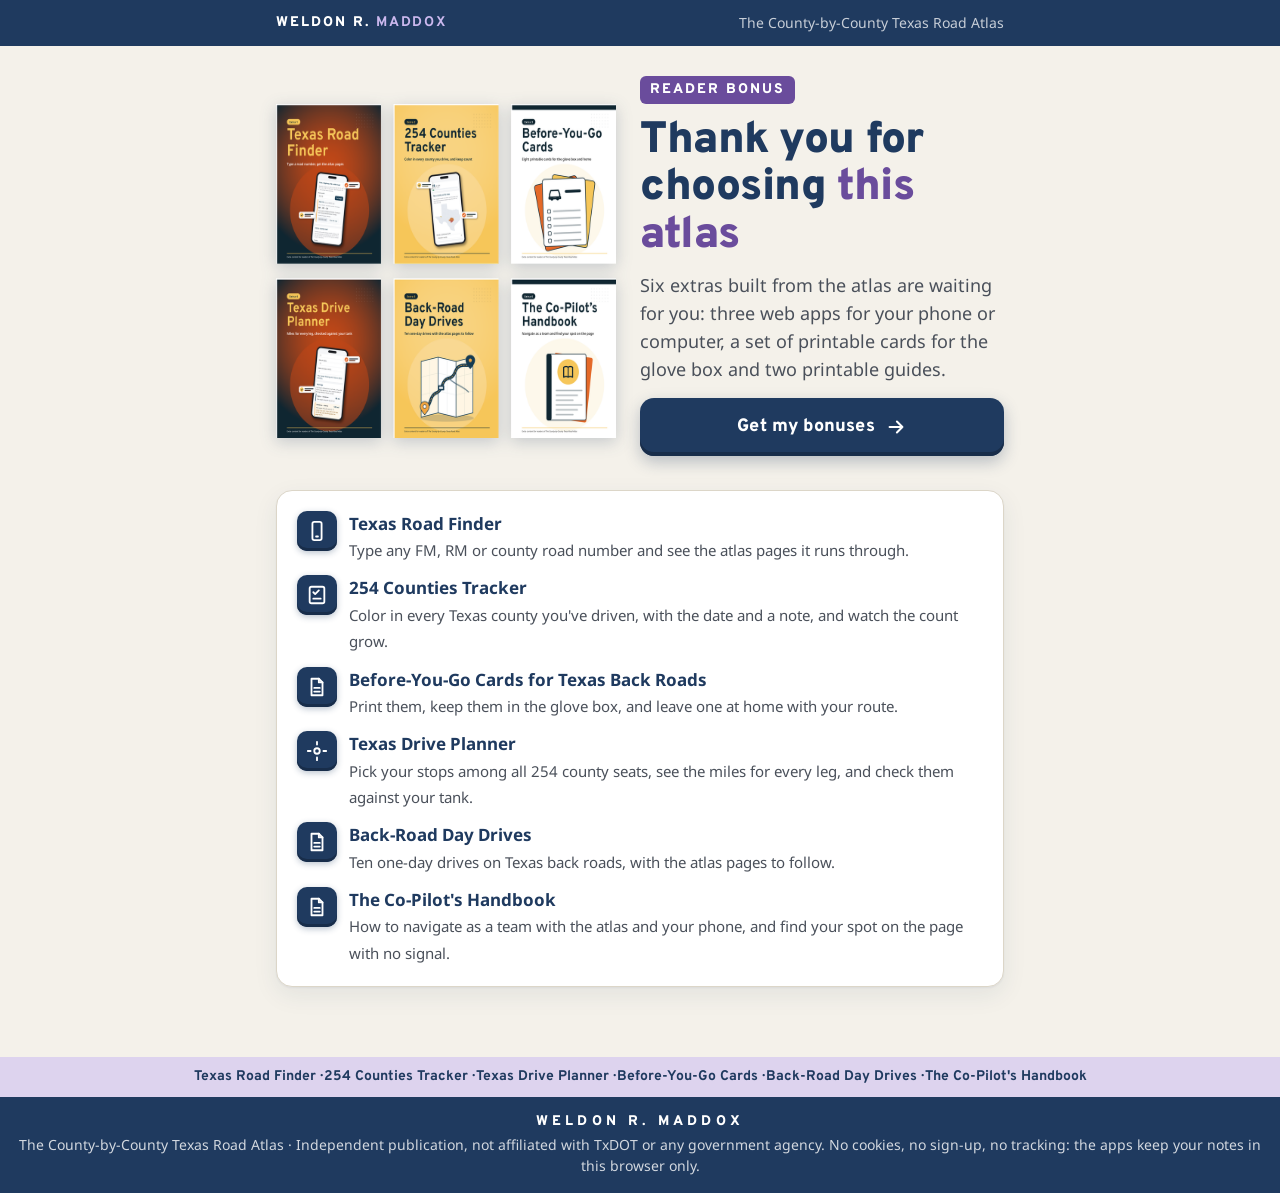
<file: index.html>
<!doctype html><html lang="en"><head><meta charset="utf-8"><meta name="viewport" content="width=device-width,initial-scale=1">
<title>The County-by-County Texas Road Atlas · Bonus materials</title><meta name="description" content="Bonus materials for the book The County-by-County Texas Road Atlas by Weldon R. Maddox.">
<meta property="og:title" content="The County-by-County Texas Road Atlas: bonus materials"><meta property="og:url" content="https://weldonmaddox.github.io/texas/"><meta property="og:image" content="https://weldonmaddox.github.io/texas/img/bonus-extras.png">
<link rel="icon" href="data:image/svg+xml,%3Csvg xmlns='http://www.w3.org/2000/svg' viewBox='0 0 32 32'%3E%3Cpath d='M16 2l12 7v14l-12 7-12-7V9z' fill='%236A4C9C'/%3E%3C/svg%3E">
<link rel="stylesheet" href="style.css"></head><body>
<div class="topbar"><div class="in"><span class="brand">Weldon R. <b>Maddox</b></span><span class="book">The County-by-County Texas Road Atlas</span></div></div>
<main>
<section class="hero">
<img class="cover stack" src="img/bonus-extras.png" width="400" height="334" alt="The six bonus extras for readers of the atlas">
<div>
<span class="kick">Reader bonus</span>
<h1>Thank you for choosing <em>this atlas</em></h1>
<p class="lead">Six extras built from the atlas are waiting for you: three web apps for your phone or computer, a set of printable cards for the glove box and two printable guides.</p>
<a class="btn" href="review.html">Get my bonuses <svg viewBox="0 0 24 24"><path d="M5 12h14M13 6l6 6-6 6"/></svg></a>
</div>
</section>
<div class="panel">
<ul class="list">
<li><span class="ico"><svg viewBox="0 0 24 24"><rect x="7" y="2" width="10" height="20" rx="2"/><path d="M11 18h2"/></svg></span><div><b>Texas Road Finder</b><span>Type any FM, RM or county road number and see the atlas pages it runs through.</span></div></li>
<li><span class="ico"><svg viewBox="0 0 24 24"><rect x="4" y="3" width="16" height="18" rx="2"/><path d="M8 9l2 2 4-4M8 16h8"/></svg></span><div><b>254 Counties Tracker</b><span>Color in every Texas county you&#x27;ve driven, with the date and a note, and watch the count grow.</span></div></li>
<li><span class="ico"><svg viewBox="0 0 24 24"><path d="M14 3H6v18h12V7z"/><path d="M14 3v4h4M9 13h6M9 17h6"/></svg></span><div><b>Before-You-Go Cards for Texas Back Roads</b><span>Print them, keep them in the glove box, and leave one at home with your route.</span></div></li>
<li><span class="ico"><svg viewBox="0 0 24 24"><circle cx="12" cy="12" r="3"/><path d="M12 2v3M12 19v3M2 12h3M19 12h3"/></svg></span><div><b>Texas Drive Planner</b><span>Pick your stops among all 254 county seats, see the miles for every leg, and check them against your tank.</span></div></li>
<li><span class="ico"><svg viewBox="0 0 24 24"><path d="M14 3H6v18h12V7z"/><path d="M14 3v4h4M9 13h6M9 17h6"/></svg></span><div><b>Back-Road Day Drives</b><span>Ten one-day drives on Texas back roads, with the atlas pages to follow.</span></div></li>
<li><span class="ico"><svg viewBox="0 0 24 24"><path d="M14 3H6v18h12V7z"/><path d="M14 3v4h4M9 13h6M9 17h6"/></svg></span><div><b>The Co-Pilot&#x27;s Handbook</b><span>How to navigate as a team with the atlas and your phone, and find your spot on the page with no signal.</span></div></li>
</ul>
</div>
</main>
<div class="strip">Texas Road Finder · 254 Counties Tracker · Texas Drive Planner · Before-You-Go Cards · Back-Road Day Drives · The Co-Pilot&#x27;s Handbook</div>
<footer><span class="who">WELDON R. MADDOX</span>The County-by-County Texas Road Atlas · Independent publication, not affiliated with TxDOT or any government agency. No cookies, no sign-up, no tracking: the apps keep your notes in this browser only.</footer>
</body></html>
</file>
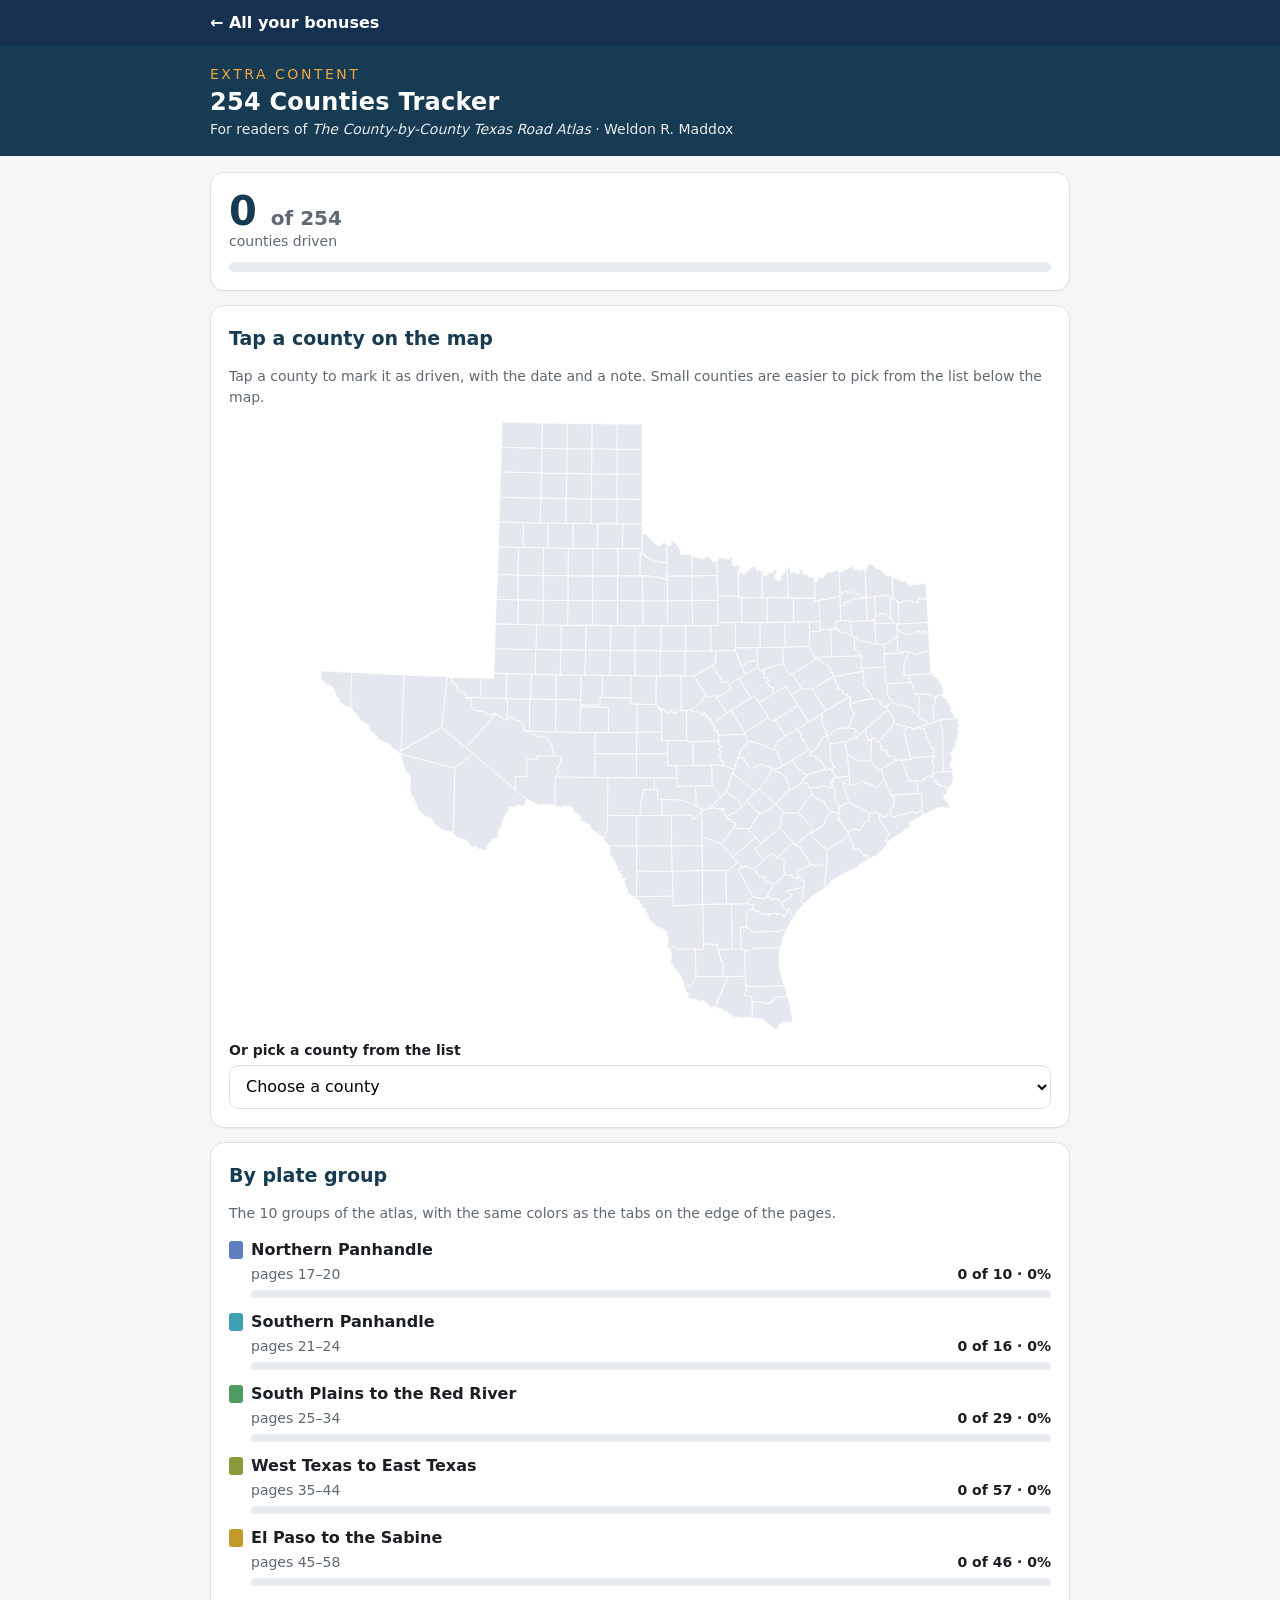
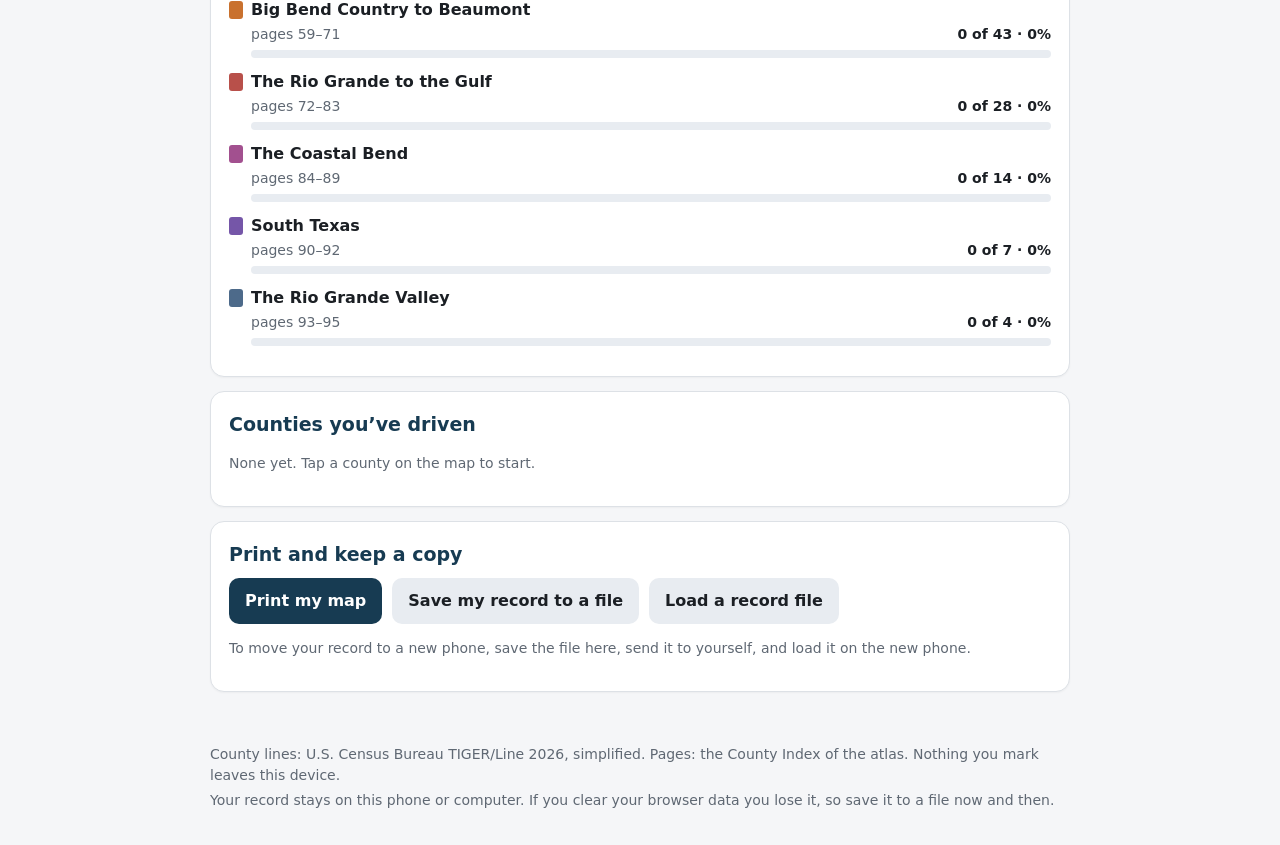
<file: 254-counties-tracker.html>
<!doctype html>
<html lang="en"><head><meta charset="utf-8"><meta name="viewport" content="width=device-width, initial-scale=1">
<title>254 Counties Tracker · The County-by-County Texas Road Atlas</title>
<style>
:root { --acc: #1f3a5f; --sec: #e9b949; --ok: #1e7d4f; --ko: #b3261e; --bg: #f5f6f8; --card: #ffffff;
  --ink: #1b1f24; --muted: #5f6873; --line: #dde1e6; --r: 14px; }
* { box-sizing: border-box; }
html, body { margin: 0; padding: 0; }
body { background: var(--bg); color: var(--ink); font: 16px/1.5 system-ui, -apple-system, "Segoe UI", Roboto, Arial, sans-serif;
  -webkit-text-size-adjust: 100%; }
header.app { background: var(--acc); color: #fff; padding: 18px 16px 16px; }
header.app .in, main .in, footer.app .in { max-width: 860px; margin: 0 auto; }
header.app .et { font-size: 12px; letter-spacing: .18em; text-transform: uppercase; color: var(--sec); }
header.app h1 { margin: 4px 0 2px; font-size: 24px; line-height: 1.15; }
header.app .sub { opacity: .9; font-size: 14px; }
main { padding: 16px; }
.card { background: var(--card); border: 1px solid var(--line); border-radius: var(--r); padding: 18px; margin: 0 0 14px;
  box-shadow: 0 1px 2px rgba(0,0,0,.04); }
h2 { font-size: 19px; margin: 0 0 10px; color: var(--acc); }
h3 { font-size: 16px; margin: 14px 0 6px; }
.muted { color: var(--muted); font-size: 14px; }
.row { display: flex; gap: 10px; flex-wrap: wrap; align-items: center; }
.grow { flex: 1 1 auto; }
button, .btn { font: inherit; border: 0; border-radius: 10px; padding: 11px 16px; cursor: pointer; background: var(--acc);
  color: #fff; font-weight: 600; min-height: 44px; }
button.sec, .btn.sec { background: #e8ecf1; color: var(--ink); }
button.ghost { background: transparent; color: var(--acc); border: 1px solid var(--line); }
button:disabled { opacity: .45; cursor: not-allowed; }
button:focus-visible, input:focus-visible, select:focus-visible { outline: 3px solid var(--sec); outline-offset: 2px; }
input[type=text], input[type=number], input[type=date], select, textarea { font: inherit; padding: 10px 12px;
  border: 1px solid var(--line); border-radius: 10px; background: #fff; min-height: 44px; width: 100%; }
label.lab { display: block; font-weight: 600; margin: 10px 0 4px; font-size: 14px; }
.pill { display: inline-block; padding: 3px 10px; border-radius: 999px; background: #eef2f7; color: var(--acc);
  font-size: 12px; font-weight: 600; }
.bar { height: 10px; background: #e8ecf1; border-radius: 999px; overflow: hidden; }
.bar > span { display: block; height: 100%; background: var(--ok); width: 0; transition: width .3s; }
.ok { color: var(--ok); } .ko { color: var(--ko); }
table.t { width: 100%; border-collapse: collapse; font-size: 14px; }
table.t th { text-align: left; background: #eef2f7; padding: 8px; }
table.t td { padding: 8px; border-bottom: 1px solid var(--line); vertical-align: top; }
footer.app { padding: 18px 16px 30px; color: var(--muted); font-size: 12px; }
footer.app p { margin: 4px 0; }
.nascosto { display: none !important; }
.modale { position: fixed; inset: 0; background: rgba(10,15,25,.55); display: flex; align-items: center;
  justify-content: center; padding: 16px; z-index: 50; }
.modale .card { max-width: 440px; width: 100%; }
#porta { min-height: 60vh; display: flex; align-items: center; justify-content: center; }
#porta .card { max-width: 420px; width: 100%; }
@media (max-width: 520px) { header.app h1 { font-size: 21px; } main { padding: 12px; } .card { padding: 14px; } }
@media print { header.app, footer.app, button { display: none !important; } body { background: #fff; } .card { border: 0; box-shadow: none; } }

header.app h1 { font-family: "Overpass", system-ui, sans-serif; letter-spacing: .01em; }
.conto-riga { align-items: flex-end; margin-bottom: 10px; }
.numero { font-size: 40px; font-weight: 800; line-height: 1; color: var(--acc); }
.numero .di { font-size: 20px; font-weight: 600; color: var(--muted); }
.perc { font-size: 26px; font-weight: 700; color: var(--acc); }
#mappa_box { width: 100%; max-width: 640px; margin: 6px auto 4px; }
#mappa { width: 100%; height: auto; display: block; touch-action: manipulation; }
#mappa path.contea { fill: #e4e8ee; stroke: #ffffff; stroke-width: 1.1; cursor: pointer; }
#mappa path.contea:hover { fill: #cfd6df; }
#mappa path.contea.fatta:hover { filter: brightness(1.08); }
#mappa path.contea.scelta { stroke: #111; stroke-width: 2.4; }
.pill.si { background: #e3f2ea; color: var(--ok); }
.regione { margin: 10px 0 12px; }
.regione .reg-testa { display: flex; gap: 8px; align-items: center; }
.regione .reg-sotto { display: flex; justify-content: space-between; gap: 8px; margin: 2px 0 0 22px; font-size: 14px; }
.regione .tab { width: 14px; height: 18px; border-radius: 3px; display: inline-block; flex: 0 0 auto; }
.regione .reg-n { font-size: 14px; font-weight: 600; white-space: nowrap; }
.regione .bar { margin: 5px 0 0 22px; height: 8px; }
label.btn { display: inline-flex; align-items: center; }
.solo-stampa { display: none; }
.file-nascosto { position: absolute; width: 1px; height: 1px; opacity: 0; pointer-events: none; }
#elenco td a { color: var(--acc); font-weight: 600; }
.nota-mob { display: none; font-size: 13px; color: var(--muted); }
@media (max-width: 520px) { #elenco th:nth-child(3), #elenco td:nth-child(3) { display: none; } .nota-mob { display: block; } .numero { font-size: 34px; } }
@media print {
  .solo-stampa { display: block !important; }
  #stampa_testa h1 { font-size: 26px; margin: 0 0 4px; color: #173B52; }
  #scheda, #strumenti, #mappa_titolo, #mappa_aiuto, #scegli, #scegli_lab, #regioni_aiuto, label.btn { display: none !important; }
  #mappa path.contea { stroke: #fff; stroke-width: .8; }
  #mappa path.contea:not(.fatta) { fill: #e9ecf0 !important; }
  #mappa path.contea.scelta { stroke: #fff; stroke-width: .8; }
  * { -webkit-print-color-adjust: exact; print-color-adjust: exact; }
  .card { break-inside: avoid; }
  #elenco_card { break-before: page; break-inside: auto; }
}

</style><style id="sito">.sito-torna{background:#16304f;padding:0 16px}.sito-torna a{display:flex;align-items:center;max-width:860px;margin:0 auto;min-height:46px;color:#fff;font:600 16px/1.2 system-ui,-apple-system,'Segoe UI',Roboto,Arial,sans-serif;text-decoration:none}.sito-torna a:hover,.sito-torna a:focus-visible{text-decoration:underline}@media print{.sito-torna{display:none}}header.app .et,.pill,footer.app,.pag-titolo,.fonte,.nota-mob,.foglio-testa{font-size:14px}</style></head>
<body><nav class="sito-torna"><a href="bonus.html">← All your bonuses</a></nav>
<header class="app"><div class="in"><div class="et"></div><h1></h1><div class="sub"></div></div></header>
<main><div class="in">
<section class="solo-stampa" id="stampa_testa"><h1>My Texas Counties</h1><p id="stampa_data"></p></section>

<section class="card" id="conto">
  <div class="row conto-riga">
    <div class="grow">
      <div class="numero"><span id="conta">0</span> <span class="di">of 254</span></div>
      <div class="muted" id="conta_testo">counties driven</div>
    </div>
  </div>
  <div class="bar"><span id="barra"></span></div>
</section>

<section class="card" id="mappa_card">
  <h2 id="mappa_titolo">Tap a county on the map</h2>
  <p class="muted" id="mappa_aiuto">Tap a county to mark it as driven, with the date and a note. Small counties are easier to pick from the list below the map.</p>
  <div id="mappa_box"><svg id="mappa" role="img" aria-label="Map of the 254 Texas counties"></svg></div>
  <label class="lab" for="scegli" id="scegli_lab">Or pick a county from the list</label>
  <select id="scegli"></select>
</section>

<section class="card nascosto" id="scheda" aria-live="polite">
  <div class="row"><h2 class="grow" id="scheda_nome"></h2><span class="pill" id="scheda_stato"></span></div>
  <p id="scheda_pagine"></p>
  <p class="muted" id="scheda_gruppo"></p>
  <label class="lab" for="data" id="data_lab">Date you drove it</label>
  <input id="data" type="date">
  <label class="lab" for="nota" id="nota_lab">Note (optional)</label>
  <textarea id="nota" rows="3" maxlength="300"></textarea>
  <div class="row" style="margin-top:12px">
    <button id="segna">Mark as driven</button>
    <button id="togli" class="sec nascosto">Unmark</button>
    <button id="chiudi" class="ghost">Close</button>
  </div>
</section>

<section class="card" id="regioni_card">
  <h2 id="regioni_titolo">By plate group</h2>
  <p class="muted" id="regioni_aiuto">The 10 groups of the atlas, with the same colors as the tabs on the edge of the pages.</p>
  <div id="regioni"></div>
</section>

<section class="card" id="elenco_card">
  <h2 id="elenco_titolo">Counties you’ve driven</h2>
  <p class="muted" id="elenco_vuoto">None yet. Tap a county on the map to start.</p>
  <table class="t nascosto" id="elenco"><thead><tr><th id="th_contea">County</th><th id="th_data">Date</th><th id="th_nota">Note</th><th id="th_pagine">Pages</th></tr></thead><tbody></tbody></table>
</section>

<section class="card" id="strumenti">
  <h2 id="strumenti_titolo">Print and keep a copy</h2>
  <div class="row">
    <button id="stampa">Print my map</button>
    <button id="salva" class="sec">Save my record to a file</button>
    <label class="btn sec" for="carica" id="carica_lab">Load a record file</label>
    <input id="carica" type="file" accept=".json,application/json" class="file-nascosto">
  </div>
  <p class="muted" id="strumenti_aiuto">To move your record to a new phone, save the file here, send it to yourself, and load it on the new phone.</p>
  <p id="carica_esito" class="nascosto"></p>
</section>

</div></main>
<footer class="app"><div class="in"></div></footer>
<script>
const CONFIG = {"titolo": "254 Counties Tracker", "testi": {"etichetta": "Extra content", "per_lettori": "For readers of", "memoria": "Your record stays on this phone or computer. If you clear your browser data you lose it, so save it to a file now and then."}, "avvertenza": "County lines: U.S. Census Bureau TIGER/Line 2026, simplified. Pages: the County Index of the atlas. Nothing you mark leaves this device.", "id": "the-county-by-county-tex-b2", "lingua": "en", "libro": "The County-by-County Texas Road Atlas", "autore": "Weldon R. Maddox", "colori": {"accento": "#173B52", "secondo": "#F2A541"}, "codice_impronta": null};
const DATI = {"fonte": "County lines: U.S. Census Bureau TIGER/Line 2026, simplified. Pages: the County Index of the atlas.", "vista": [1000.0, 949.4], "gruppi": [{"nome": "Northern Panhandle", "colore": "#5b7fbf", "pagine": "17–20"}, {"nome": "Southern Panhandle", "colore": "#3f9fb5", "pagine": "21–24"}, {"nome": "South Plains to the Red River", "colore": "#4f9a62", "pagine": "25–34"}, {"nome": "West Texas to East Texas", "colore": "#8a9a3a", "pagine": "35–44"}, {"nome": "El Paso to the Sabine", "colore": "#c09a2a", "pagine": "45–58"}, {"nome": "Big Bend Country to Beaumont", "colore": "#c9712e", "pagine": "59–71"}, {"nome": "The Rio Grande to the Gulf", "colore": "#b8504a", "pagine": "72–83"}, {"nome": "The Coastal Bend", "colore": "#a2508f", "pagine": "84–89"}, {"nome": "South Texas", "colore": "#7556a8", "pagine": "90–92"}, {"nome": "The Rio Grande Valley", "colore": "#4d6a8a", "pagine": "93–95"}], "contee": [{"nome": "Anderson", "d": "M801.6,400.2 802.4,397.9 849.7,389.2 848.7,390.8 850,392.9 848.8,393.7 850,394.9 848.4,396.7 847.9,400.3 850.6,403.2 848.9,410.6 851.7,411.3 852.5,412.7 852.6,417.7 855.9,418.7 855.4,420.7 857.7,419.9 857.3,421.4 861.9,424.9 862.5,426.6 861.7,428.8 863.5,429.5 863.8,431.4 834.4,438 834.8,439.3 827.9,441.6 828,440.3 826.3,439 826.8,437.4 829.5,437.1 828.3,434.5 829.7,432.7 829,430.2 827.6,428.3 826.2,428.8 826.8,431.5 825.1,433.3 823.1,430.5 823.6,425 822.3,427 820,424.9 817.9,425.7 816.4,424.5 817.5,422.9 817.1,421.1 816.3,421.5 817.4,420.9 816.7,419.7 814.8,420 815,418.7 812.9,418.9 809.9,416.9 808.6,417.4 809.1,414.2 807.4,412.2 809.1,409.2 807.3,410.2 806.3,408.9 805,409.6 805.3,406.9 806.6,406.6 806.2,405 804.9,402.2 802.5,403.1 801.9,402.1 803.3,401.7Z", "g": 4, "pp": 56, "p": [55, 56], "cx": 831.0, "cy": 415.4}, {"nome": "Andrews", "d": "M271.7,392.8 272.8,354.2 337.1,355.6 336.3,394.4Z", "g": 3, "pp": 36, "p": [35, 36, 48, 49], "cx": 304.4, "cy": 374.1}, {"nome": "Angelina", "d": "M952.1,471.4 926.3,479.8 924.8,478.2 916.5,476.5 912.6,474 911.9,475.3 907.9,473.6 904.7,473.8 896.5,470.2 895.8,462.7 892.9,460.7 894.3,458 893,457.7 891.7,453.8 888,453.4 888.4,450 884.2,446.2 894.2,436.8 897.7,440.4 899.1,439.8 904.9,442.5 909.8,442 912.7,443.7 915.2,442.7 916.2,444 919,444 919.7,446.9 922.3,445.7 925,448 926.9,453.8 931,455 936,461.8 937.7,461.6 941.7,465.3 942.5,464.5 942.7,465.5 945,465.7 948.3,469.9Z", "g": 4, "pp": 57, "p": [57], "cx": 913.6, "cy": 458.3}, {"nome": "Aransas", "d": "M719.7,749.9 721.5,751.1 728.7,747.3 738.1,739.4 738.5,738.1 735.6,738.1 731.8,736.2 729.9,733.8 730,732.1 756.1,727.2 753.5,746 751.7,750.1 754.9,753.6 743.9,767.1 742.1,773.5 735.6,769.4 736.2,768.2 732.9,760 730.1,765.2Z", "g": 7, "pp": 88, "p": [87, 88], "cx": 737.1, "cy": 750.4}, {"nome": "Archer", "d": "M581.6,278.5 581.3,240.3 620.6,239.7 621.4,278.8Z", "g": 2, "pp": 30, "p": [29, 30], "cx": 601.2, "cy": 259.4}, {"nome": "Armstrong", "d": "M383.8,158.5 384.8,119.7 424.1,120.3 423.4,158.9Z", "g": 1, "pp": 23, "p": [23], "cx": 404.0, "cy": 139.4}, {"nome": "Atascosa", "d": "M652.5,688 634.2,703.8 634.1,700.7 597.6,701.2 596.7,647.6 627.9,659.3Z", "g": 6, "pp": 78, "p": [78, 86], "cx": 619.4, "cy": 675.7}, {"nome": "Austin", "d": "M804.1,590.1 805,591.9 805.8,591.6 805.5,593.1 809.9,593.7 811.4,597.8 811.2,601 813.2,601.1 813.4,602.2 812,602.2 812.6,604.4 811.4,603.7 809.3,604.6 810.4,605.7 811.5,604.8 812.6,605.5 811.4,606.4 812.9,607.8 812.2,611.2 807.1,611.5 805.5,609.7 801.2,609.5 798.5,607 793.8,606 792.3,603.3 792.8,601.8 789.5,598.4 786.8,592 785.6,593 781.5,592.6 779.2,590.1 775.7,589 771.7,585.5 764.7,573.6 766.7,571.1 772.6,571.5 790.2,568.1 792.6,569.9 799.9,571.6 801.4,570.1 806.3,575.7 804.8,576.5 805.8,579.6 803.2,579.4 805.2,581.2 803.5,580.8 802.9,581.7 804.4,583.8 803.4,585.3 806.1,586.7 804.6,587.5 805.5,589.3Z", "g": 5, "pp": 68, "p": [68, 80, 81], "cx": 790.9, "cy": 589.8}, {"nome": "Bailey", "d": "M277.3,238.4 278.7,195 310.4,195.8 309.3,239.2Z", "g": 2, "pp": 26, "p": [25, 26], "cx": 294.0, "cy": 216.9}, {"nome": "Bandera", "d": "M534.4,614.6 534.3,589.6 559.4,589.8 567.5,590.6 598.3,605.8 586.9,620 583.3,621 582.3,619.6 582.5,614.6Z", "g": 6, "pp": 77, "p": [77, 78], "cx": 565.8, "cy": 605.3}, {"nome": "Bastrop", "d": "M697.2,560.4 706.1,541.8 719.4,548.7 728.6,555.5 733.5,573.8 711.6,597.9 685.2,573.5Z", "g": 5, "pp": 67, "p": [67, 79], "cx": 710.5, "cy": 570.0}, {"nome": "Baylor", "d": "M542.5,240.6 581.3,240.3 581.6,279.2 542.9,279.3Z", "g": 2, "pp": 29, "p": [29], "cx": 562.1, "cy": 259.8}, {"nome": "Bee", "d": "M653.3,699 666.9,693.8 674.1,698 677,697.5 681.5,701.5 684.4,709.2 688.4,711 690.2,710.2 694.9,711.3 696,717.1 698.4,717.4 698.6,718.7 701.2,718.2 704.3,721.1 705.7,720.2 709.9,722.2 695.3,745.6 675.5,741.9 676.2,741.3Z", "g": 7, "pp": 87, "p": [86, 87], "cx": 683.5, "cy": 719.7}, {"nome": "Bell", "d": "M663.1,485.3 700.5,461.9 706.4,468.5 711.3,465.3 727.8,490.9 713.6,499.9 709.5,512.1 685.6,502.2 670,499.5 663.3,488Z", "g": 5, "pp": 67, "p": [54, 67], "cx": 694.3, "cy": 487.0}, {"nome": "Bexar", "d": "M649.7,629.4 627.9,659.3 596.7,647.6 596.2,608.5 598.3,605.8 601.4,606.1 601.7,605 607.5,603.8 608.1,602.7 608.8,603.9 611.9,603.9 612,603 613.5,603.8 615.9,602 617.8,603.8 624.1,604.1 624.7,605.9 627.1,602.9 629.7,604.5 629.6,605.5 631.3,604.2 632.2,606.3 629.2,606.9 628.9,609.3 629.4,610.5 632.2,611.3 632,614.5 634.6,615.9 635.8,619.5 639.1,621.3 638.9,620 640.8,620 644.7,626 645.8,624.9 646.3,626.7 648,625.9 649.5,626.6Z", "g": 6, "pp": 78, "p": [78], "cx": 622.3, "cy": 630.7}, {"nome": "Blanco", "d": "M611.9,536.4 625.8,536 647.9,542.4 644.3,548.7 635.2,577.1 626.3,586.2 612.6,568.5Z", "g": 5, "pp": 66, "p": [66], "cx": 626.4, "cy": 561.1}, {"nome": "Borden", "d": "M376.8,318 415.6,317.7 415.1,356.7 376.4,356.1Z", "g": 3, "pp": 37, "p": [37], "cx": 396.0, "cy": 337.0}, {"nome": "Bosque", "d": "M710.3,423.9 685.7,438.4 679,427.6 673.3,431.2 654.6,400.8 682.6,383.4 685.3,383.9 684.8,386.2 687,385.7 687.3,388.3 691,389.7 692,389.4 691.7,387.2 695.5,386.3 695,388.4 692.8,389.7 695,393.4 693.4,396.3 693.9,400.1 696.8,400.4 698.4,399 700.1,402.6 702.2,403.2 697.6,407.8 703.7,411.1 702.1,411.7 702,412.9 706.1,415.4 708.2,414.8 710.1,415.8 706.5,420.1 707.8,422.5Z", "g": 4, "pp": 54, "p": [41, 53, 54], "cx": 682.0, "cy": 410.9}, {"nome": "Bowie", "d": "M932.9,254.6 934.8,253.2 936,254 935.7,252.5 934,252 936.4,250.6 938.5,252.2 939.6,251.7 938.9,252.8 940.1,252.5 940.7,254.3 941.2,252.8 944.8,252.2 944.6,251.1 946.1,253 944.8,253.7 947.1,253.9 948.4,278.8 947.3,276.4 945.3,277 945.3,276 944,276.6 943.2,275.7 943,277 941.8,277.2 939.2,275.6 935.2,277.2 935.5,278.3 933.7,279.3 934.5,282.2 926,281.6 924.7,280.6 923.4,281.5 920.6,279.1 916.6,278.4 915.3,279.7 912.9,279.7 911.9,281.1 909.2,281.4 908.6,282.9 907.6,281.9 905.6,283.2 903.2,282.2 899.8,277.6 897.3,278.2 895.6,276.3 894.1,243.1 895,244.1 896.4,243.7 895,241.9 897.4,242.9 896.4,244.3 900.1,243.5 901.2,244.3 901.9,242.9 901.7,245.3 899.9,245.8 900.6,246.6 903.4,244.5 905.4,246 906,244 906.6,245.7 908.1,245.6 905.9,247.7 909,246.2 909.5,247.1 907.5,249.1 911.1,247.8 910.7,250 911.4,248.5 912.4,249.5 913.3,248.1 916.5,247.4 915,251.1 918.1,251.8 919.7,253.8 921.7,252.4 922,253.5 920.4,254.5 921.5,255.8 924,255.8 924.6,253.6 927.2,254.9 928.8,252.1 928.6,254.2 929.6,254.3 932.1,251.3 931.5,254Z", "g": 2, "pp": 34, "p": [34], "cx": 921.3, "cy": 262.5}, {"nome": "Brazoria", "d": "M856.4,624.1 859.4,611.2 869.8,609.4 871.5,609.8 872.2,613.2 875.3,612.8 874.2,621 889,644 883.7,654.4 887.1,656.7 885.8,660.6 876.8,670.3 870.6,675.1 869,677.9 862.1,680.2 856.3,684.1 855.4,677.6 850,678.3 849.4,675.9 844.4,672.2 843.9,669.1 841.6,666.9 834.2,666.6 832.7,660.6 834.2,658.6 830.9,656.1 828.1,655.5 827.2,650.3 828.1,648.6 826.5,647.1 827.5,646.1 825.2,644 830.8,636.8 831.9,637.8 834.3,635.2 842,637.8 844.2,637.6 844.2,635.8 847.7,633.2 848.1,629.4 850,628.3 849.6,624.5Z", "g": 6, "pp": 81, "p": [81, 82], "cx": 857.3, "cy": 646.7}, {"nome": "Brazos", "d": "M775.5,510.8 783.3,495.8 791.3,490.1 792.1,491.7 793.9,492.3 794.7,493.7 793.7,496.1 796.8,500.6 797.2,504.7 796.2,505.8 797.9,508 798.2,511.1 796.9,513.4 798.1,519.3 796.5,523.2 798.8,526 798.8,528.9 801.1,532.6 800.5,534.1 801.4,536.1 805.3,537.9 804.8,539.1 802.9,539.3 802.3,542.1 800.3,542.3 801,546.1 799.9,547 800.1,543.4 798.1,543.1 798.2,541.7 796.7,540.9 795.5,543.3 791.4,543.8 791,544.8 788.6,543.2 788.5,540.3 790.6,540.2 789.3,539.3 789.5,536.9 786.7,536.8 785.2,534.9 786,534.4 785,532.7 782.7,531.2 783.9,530.5 783.5,528.7 781.5,528.6 781.3,529.7 779.1,528.9 778.2,524.6 777.6,526.2 776.3,524.1 773.4,523.4 773.3,522 772.5,522.8 771.6,521.5 764.6,520.6 766.1,516.2Z", "g": 5, "pp": 68, "p": [68], "cx": 781.9, "cy": 518.5}, {"nome": "Brewster", "d": "M284.8,624.7 283.1,631.1 284.7,632 282.1,634.2 282.5,635.6 279,636.5 278.6,641.4 277.4,642.6 277.2,644.7 279.7,646 280,647.6 277.8,648.9 276.5,647.9 276,650.4 274,650.3 273.4,651.9 271.5,650.7 269.9,651.3 266.8,658.1 263.5,658.9 262.6,662.2 261.4,661.6 260.2,668.1 257.1,669.4 251.3,667.4 249.5,668.4 248.3,667 246.7,668.5 246.7,666.4 244.5,665.5 245.2,664.3 242.8,664.6 243.4,662.6 242.4,662.3 241.1,664.7 239,664.4 238.9,663.3 235.5,662.4 234.2,659.7 232.5,660.2 232.7,658.5 226.4,651.9 223.3,652.5 221.8,651.1 218.8,651.8 218.1,650.5 213.6,649.4 210.6,644.7 209.6,645.9 208.8,645.1 209.4,643.3 208,642 210.9,539.8 239.4,518.2 323.9,590.4 323.6,591.7 322.3,591.2 320.4,593.3 318.5,600.7 312.5,598.6 311.3,599.2 310.8,598.3 308.4,598.5 308.7,600.1 306,601.9 304.5,599.5 304,601 299.6,602.7 296.1,601.7 294.2,606 294.6,607.7 290.7,611.5 290.7,614.6 288.6,614.8 288.2,618.9 285.3,621.1 285.8,624.4Z", "g": 6, "pp": 73, "p": [60, 61, 62, 72, 73, 74], "cx": 264.9, "cy": 593.8}, {"nome": "Briscoe", "d": "M433.7,197.8 394.9,197.4 395.4,158.7 434.1,159Z", "g": 1, "pp": 23, "p": [23, 27], "cx": 414.5, "cy": 178.2}, {"nome": "Brooks", "d": "M620,823.9 663.7,823.6 664.6,866.3 629.6,866.6 629.7,842.4 625.8,842.6 625.6,834.8 623.6,834.8 623.5,826.5Z", "g": 8, "pp": 91, "p": [91, 92], "cx": 646.9, "cy": 845.2}, {"nome": "Brown", "d": "M564.3,450.9 564.4,396.5 585,396.5 604.7,429.8 597.8,431 596.3,437.9 579,450.4 576.6,448.7 574.9,451.2 572.9,451.4 572.4,452.5 570.9,450.8 570.2,451.8 567.6,450.8 565.7,452.1 565.3,450.6Z", "g": 4, "pp": 52, "p": [52, 53], "cx": 582.8, "cy": 424.5}, {"nome": "Burleson", "d": "M764.6,520.6 771.6,521.5 772.5,522.8 773.3,522 773.4,523.4 776.3,524.1 777.6,526.2 778.2,524.6 779.4,529.1 781.4,529.7 781.5,528.6 783.5,528.7 783.9,530.5 782.7,531.3 785,532.7 786.7,536.8 789.5,536.9 789.5,539.6 790.6,539.6 790.2,540.5 788.5,540.3 788,541.7 789,543 787.5,542.6 782.6,545.3 780,545.2 779.2,546.5 774.3,547.2 773.6,548.4 768.7,548.6 767.7,549.8 760.7,551.4 758.3,549.2 754.5,549.4 751,543.3 744.5,539.4 744.1,537.4 742.2,537.3 742.4,534.7 740.5,530.3 737,528.9 762.9,512.6 764.7,512.9 767.1,515.4Z", "g": 5, "pp": 68, "p": [68], "cx": 762.6, "cy": 532.0}, {"nome": "Burnet", "d": "M622.9,489.2 663.3,488 670,499.5 659.8,510.3 648,537 649.9,536 650,538.7 647.9,542.4 630.4,537.4 630.3,530.9 628.9,529.5 626.2,530.3 625.5,528.6 626.5,527.4 623.2,521.3 626.2,520.5 625.3,518.1 628.5,514.7 624.3,513.9 623.8,510.6 628,506.4 626.1,505.6 624.6,506.4 624.6,503.9 621.8,502.6 622.6,498.8 624.6,498.4 625,497.1 622,495 622.8,493.2 621.5,490.9Z", "g": 5, "pp": 66, "p": [66, 67], "cx": 642.8, "cy": 515.2}, {"nome": "Caldwell", "d": "M666.6,590.3 674.4,584.7 676.8,580.8 684.9,573.2 711.6,597.9 690.1,612.3 689.6,611.3 688.5,612.1 687.4,610.3 685.8,610.3 685.7,609.1 682.2,609.3 681.7,607.9 678.6,606.6 679.1,605.4 677,605.2 675.6,601.2 673.9,601.7 672.7,598.5 671.8,599.4 670.3,593.9 668.1,592.3 666.3,592.6Z", "g": 6, "pp": 79, "p": [67, 79], "cx": 687.5, "cy": 592.7}, {"nome": "Calhoun", "d": "M760.5,695.9 770.9,690.6 771.7,693.2 772,692.4 783.5,692.2 785.7,689.8 785.4,694.7 791.8,694.4 787.3,729.8 770,740.1 754.9,753.6 751.7,750.1 753.5,746 756.1,727.2 755.6,723.2 757.9,717.6 756.1,715.8 753.9,717.4 747.1,709.9 747,706.1 744.4,703.8 750.3,699.3Z", "g": 7, "pp": 88, "p": [88], "cx": 772.1, "cy": 721.6}, {"nome": "Callahan", "d": "M570.3,357.8 570.3,396.4 531.5,396.5 531.5,358Z", "g": 3, "pp": 39, "p": [39, 52], "cx": 550.8, "cy": 377.2}, {"nome": "Cameron", "d": "M717.9,941.1 715.2,943.1 716.7,944.8 715.3,945.5 716.8,946.6 715.2,947.7 716.2,948.2 715.5,949.1 712.8,949.4 713.4,948.2 712.7,948.7 712.5,947.2 712.3,949.1 711.3,949.2 708.9,948 709.7,946.8 708.7,946.7 708.8,945.3 705.4,945.8 705.3,944.1 703.5,945.3 702.7,942.3 701.6,942.3 702.1,941.3 698.4,941.2 699.7,940.1 699.6,939.4 698.8,940.4 698.4,938.6 696.8,939.1 696.3,937.4 694.1,936.2 695.3,936 695.4,935.1 692.9,934.4 693.6,933.2 691.4,933.7 692,932.6 691.8,932 690.8,933.1 689.3,932.5 689.5,933.7 688.2,932.1 688,933.1 686,932.6 686.8,933.3 685.8,933.6 683.7,933.2 683.3,931.3 682.6,932.9 681.4,932.6 680.6,930.2 679.6,931.7 679.2,930.6 678,931.6 675.8,931 675.2,904.7 702.1,908.5 702.6,906.1 703.8,906.5 703.3,907.2 704.2,906.7 703.7,905.3 706.7,905.6 706.8,904.5 708.7,906 709.8,902.6 713.2,898.3 730.8,897.7 734.5,912.2 736.2,925 737.8,927.6 738.1,937.8 732.6,939 732.5,937.8 731.1,937.5 730.1,938.6 728.5,937.7 725.4,939.2 722.5,938.3 723,940.4 721,940.3 719.1,942.1Z", "g": 9, "pp": 95, "p": [95], "cx": 705.9, "cy": 923.4}, {"nome": "Camp", "d": "M899.5,313.9 867.1,315.6 866.6,305.7 867.7,304.1 870.3,303.8 874.8,300.1 879.3,299.5 883.3,299.9 884.1,302.1 894.2,309.3 895.6,312.1Z", "g": 3, "pp": 43, "p": [43, 44], "cx": 879.4, "cy": 307.5}, {"nome": "Carson", "d": "M384.8,119.7 385.4,80.4 424.5,80.7 424.1,120.3Z", "g": 1, "pp": 23, "p": [19, 23], "cx": 404.7, "cy": 100.4}, {"nome": "Cass", "d": "M950.3,313.4 904.5,315.9 903,281.3 904.3,282.8 906.4,283.1 907.6,281.9 908.6,282.9 909.2,281.4 911.9,281.1 912.9,279.7 915.3,279.7 916.6,278.4 920.6,279.1 923.4,281.5 924.7,280.6 926,281.6 929.5,281.2 932.4,282.7 934.6,282 933.7,279.3 935.5,278.3 935.2,277.2 939.2,275.6 941.8,277.2 943,277 943.2,275.7 944,276.6 945.3,276 945.3,277 947.3,276.5 948.4,278.8Z", "g": 3, "pp": 44, "p": [34, 44], "cx": 926.5, "cy": 295.8}, {"nome": "Castro", "d": "M317,195.9 317.9,157.3 356.6,158 356,196.7Z", "g": 1, "pp": 22, "p": [22, 26], "cx": 336.9, "cy": 177.0}, {"nome": "Chambers", "d": "M937.5,606.4 936.7,609.1 929.4,611.7 926.1,608.9 911,614.1 909.1,613.7 908,611.9 905.6,614.8 901.8,615.4 899.2,617.1 893.2,615.8 890.5,612.4 893.1,608.1 890.3,604.9 891.3,602.6 893.8,600.8 896.9,601.5 897.6,600.4 897.9,599.2 895.5,597.7 897.8,593.2 896.8,590.6 898,588.9 897.6,587.6 892.9,584.9 892,583 940.2,580.4 942.2,614.2 941.1,614.7 940.5,606.2Z", "g": 6, "pp": 82, "p": [70, 82], "cx": 919.2, "cy": 598.8}, {"nome": "Cherokee", "d": "M846.7,385.3 882.7,382.9 883.9,408.8 887.5,408.7 887.7,409.7 886.4,413.1 884.6,413.5 888.7,416.2 885.6,416.9 885.2,418.4 886.7,419.6 886,422.3 889.6,432.3 890.5,433.2 892,432.3 891.5,434.6 894.2,436.8 884.2,446.2 883.8,444.6 880.9,444.6 879.3,442.4 876.6,442.8 875.7,441.4 876.9,440.1 876.4,438.3 873.1,436.6 873.3,434.5 871,432.8 868,434.1 864,433.6 862.8,432.1 863.7,429.9 861.7,428.8 862.5,426.6 861.9,424.9 857.3,421.4 857.7,419.9 855.4,420.7 855.9,418.7 852.5,417.7 852.5,412.7 851.7,411.3 848.9,410.6 850.6,403.1 848.6,401.5 847.9,398.8 850,394.9 848.8,393.7 850,392.9 848.7,390.8 849.7,389.3Z", "g": 4, "pp": 56, "p": [43, 44, 56, 57], "cx": 869.1, "cy": 414.6}, {"nome": "Childress", "d": "M472.7,198 473,159.3 503.5,159.5 503.7,198.2Z", "g": 1, "pp": 24, "p": [24, 28], "cx": 488.3, "cy": 178.6}, {"nome": "Clay", "d": "M621.3,272.5 620.3,217.7 624.4,211.1 639,214.6 643.2,211 645,213.3 642.8,218.3 645.6,221.2 643.9,221.6 645.3,224.2 649.8,225.2 653.7,224 655.8,225.4 653.8,229.6 655.4,230.2 655.1,232.1 653.1,233.4 654.2,272Z", "g": 2, "pp": 30, "p": [30], "cx": 637.2, "cy": 241.8}, {"nome": "Cochran", "d": "M275.5,277.2 277.3,238.4 309.3,239.2 310,278.1Z", "g": 2, "pp": 25, "p": [25, 26], "cx": 293.0, "cy": 258.3}, {"nome": "Coke", "d": "M440.9,430.4 441.4,395.9 485.8,396.4 485.7,431.1Z", "g": 4, "pp": 51, "p": [51], "cx": 463.4, "cy": 413.7}, {"nome": "Coleman", "d": "M524.7,442.6 525.2,396.5 564.4,396.5 564.3,450.9 560.9,449.8 555.8,456.1 553.4,455 553.5,453.1 552.5,454.2 546.1,450.3 545.5,451.9 546.6,452.7 543.9,455.1 542,453 540.8,454.9 538.8,449.6 532.5,448 533.4,450.1 532.1,451.1 530,448.5 528.1,448.4 529.9,445.3 527,445.3 528.5,443.5 527,443.3 526,441.4Z", "g": 4, "pp": 52, "p": [52], "cx": 544.5, "cy": 426.3}, {"nome": "Collin", "d": "M740,312.6 739.7,275.4 773.3,275.1 773.4,280.1 780.1,279 781,311.9Z", "g": 3, "pp": 42, "p": [32, 42], "cx": 760.2, "cy": 293.9}, {"nome": "Collingsworth", "d": "M463.8,159.3 464.1,120.5 503.5,120.6 503.5,159.5Z", "g": 1, "pp": 24, "p": [24], "cx": 483.8, "cy": 140.0}, {"nome": "Colorado", "d": "M787.7,629.1 765.4,644.4 763.9,643 771.4,636.4 752.6,615.4 749.6,615.6 748.7,612.1 746.2,610.7 768.9,580.8 771.7,585.5 775.7,589 779.2,590.1 780.8,592.2 785.6,593 786.8,591.9 789.5,598.4 792.8,601.8 792.3,603.3 793.8,606 798.5,607 800.4,608.9 790.5,619.8Z", "g": 6, "pp": 80, "p": [68, 80], "cx": 772.9, "cy": 612.6}, {"nome": "Comal", "d": "M608.5,603.6 635.2,577.1 656.1,593.6 658.7,602.1 651.8,608.3 634.7,616.5 632,614.5 632.2,611.3 629.4,610.5 628.9,609.3 629.2,606.9 632.2,606.3 631.3,604.2 629.6,605.5 629.7,604.5 627.1,602.9 624.7,605.9 624.1,604.1 617.8,603.8 615.9,602 613.5,603.8Z", "g": 6, "pp": 78, "p": [66, 78], "cx": 636.3, "cy": 596.9}, {"nome": "Comanche", "d": "M613,379.8 630.3,408 636,404.5 643.4,416.7 620.3,431.1 618,427.6 604.7,429.8 585,396.5Z", "g": 4, "pp": 53, "p": [40, 52, 53], "cx": 609.5, "cy": 405.5}, {"nome": "Concho", "d": "M494.8,484.8 495.1,441.1 524.7,441.4 525.3,442.8 525.9,441.3 527,443.3 528.5,443.5 527,445.3 530,445.6 528.1,448.4 530,448.5 532.1,451.1 533.4,450.1 532.3,448.1 533.9,448.9 533.9,484.8Z", "g": 4, "pp": 51, "p": [51, 52], "cx": 514.4, "cy": 463.0}, {"nome": "Cooke", "d": "M730.1,227.3 731.5,274.7 691,274.2 690.2,231.3 692.7,233.4 692.2,238.5 695.6,239.9 699.2,239.3 701.5,233.8 701.6,236.4 702.9,235.5 703.3,233.4 706.2,236.1 707.4,235.4 708.2,231.7 710.8,230.9 712.8,232.6 713.9,236.8 711.1,239.4 712.2,244.7 714.9,247.6 717.6,248.3 720.1,245.9 719.5,240.5 722.8,239.2 722.5,237.9 719.8,237.2 719.7,236.2 721.5,235.5 723.3,237.4 724.7,236.6 727.4,232.6 726.5,227.4 727.6,226.8 728,228.6Z", "g": 2, "pp": 31, "p": [31], "cx": 710.7, "cy": 250.7}, {"nome": "Coryell", "d": "M700.5,461.9 663.6,485 642.2,450.3 679,427.6Z", "g": 4, "pp": 54, "p": [53, 54], "cx": 671.4, "cy": 456.3}, {"nome": "Cottle", "d": "M465,240.5 465.3,197.9 503.7,198.2 503.7,206 502.8,204.4 500.1,205.5 500,240.5Z", "g": 2, "pp": 28, "p": [28], "cx": 482.6, "cy": 219.3}, {"nome": "Crane", "d": "M292.4,463.9 293.2,432.1 327.4,432.9 327.6,483.2 319.6,482.8 317.8,479.1 318,473.4 311.9,467.4 307.1,466.1 306,467.2 299.5,460.8 295.7,462.7 294.5,464.9 293.4,465.2Z", "g": 4, "pp": 49, "p": [48, 49], "cx": 309.9, "cy": 457.6}, {"nome": "Crockett", "d": "M325.4,484.7 320.9,482.9 321.9,483 361.1,484.4 430,485 429.5,555.6 368,554.8 371.4,550.3 375.7,550.1 375.8,548.7 372.8,546.7 372.6,544.8 369.5,543 371.1,541.1 370.3,538.9 372.6,539.8 373.6,539 374.4,534.1 377,531.6 375.7,528.2 376.6,525.4 372.1,522.3 367.7,522.4 366.9,519.4 364.6,518 364.2,513.5 362.5,512.4 363.1,509.1 361.8,504.2 358.7,501.2 359.7,498.5 356.6,497.2 355.3,495.1 354.1,495.2 351.7,492.4 349.6,493.1 346.7,490.9 344.4,492.3 342.1,492 336.7,489.5 335.8,490.6 335.1,488.2 331.7,487.1 328.8,487.8Z", "g": 5, "pp": 63, "p": [49, 50, 62, 63], "cx": 398.1, "cy": 519.3}, {"nome": "Crosby", "d": "M426.1,279.2 387.4,279 387.5,240.2 426.2,240.4Z", "g": 2, "pp": 27, "p": [27], "cx": 406.8, "cy": 259.4}, {"nome": "Culberson", "d": "M126,514.1 131.2,395.5 198.8,398.2 190,477.5Z", "g": 4, "pp": 47, "p": [46, 47, 59, 60], "cx": 160.8, "cy": 454.8}, {"nome": "Dallam", "d": "M284.2,0.3 347.6,1.5 346.8,41.2 283.2,39.7Z", "g": 0, "pp": 18, "p": [17, 18], "cx": 315.5, "cy": 20.5}, {"nome": "Dallas", "d": "M726.5,351.5 726,312.8 764.6,312.3 765.3,351.2Z", "g": 3, "pp": 42, "p": [41, 42], "cx": 745.6, "cy": 332.2}, {"nome": "Dawson", "d": "M376.4,356.1 337.7,355.6 338,316.9 376.8,317.3Z", "g": 3, "pp": 36, "p": [36, 37], "cx": 357.2, "cy": 336.6}, {"nome": "DeWitt", "d": "M739.6,657.9 714.4,679.9 711.6,677.1 710.6,677.5 705.5,674.7 693.4,684.9 679,668 718.4,633.5Z", "g": 6, "pp": 79, "p": [79, 80], "cx": 713.7, "cy": 659.2}, {"nome": "Deaf Smith", "d": "M279.9,156.2 281,117.5 345,119 344.1,157.9Z", "g": 1, "pp": 22, "p": [21, 22], "cx": 312.5, "cy": 137.7}, {"nome": "Delta", "d": "M828.8,280.7 820.3,282.4 818.3,286.3 812.8,289.6 812.3,268 814.7,268.2 819.4,264.8 823.4,265.3 825.4,266.8 828.2,265.2 831.2,265.3 832.2,266.6 834.3,265.9 837.1,268.5 840.4,267.8 846.9,272.3 853.7,273.7 851.6,275.4 842.6,275.2 838.3,277.3 836.4,276.1 835.1,277 833.1,276.3 831,277.4Z", "g": 2, "pp": 33, "p": [33, 43], "cx": 822.0, "cy": 277.2}, {"nome": "Denton", "d": "M739.2,274.8 740,312.6 698.5,313.3 698.7,274.3Z", "g": 3, "pp": 41, "p": [31, 32, 41, 42], "cx": 719.2, "cy": 293.8}, {"nome": "Dickens", "d": "M426.2,240.4 465,240.5 465,279.4 426.1,279.2Z", "g": 2, "pp": 28, "p": [27, 28], "cx": 445.6, "cy": 259.8}, {"nome": "Dimmit", "d": "M551.3,741 494.6,741.7 494.6,701.6 551,702.2Z", "g": 7, "pp": 85, "p": [84, 85], "cx": 522.8, "cy": 721.7}, {"nome": "Donley", "d": "M423.4,158.8 424.1,120.3 464.1,120.5 463.8,159.3Z", "g": 1, "pp": 24, "p": [23, 24], "cx": 443.8, "cy": 139.7}, {"nome": "Duval", "d": "M642.8,753 644.2,823.8 621,823.9 621,816.9 618.6,816.9 618.6,815.6 615.6,815.6 615.7,817.4 612.9,817.5 612.8,815.8 599.1,816.2 598,753.7Z", "g": 8, "pp": 91, "p": [86, 91], "cx": 621.0, "cy": 788.5}, {"nome": "Eastland", "d": "M618.7,376.4 585,396.5 570.3,396.4 570.3,357.8 618.4,357.4Z", "g": 3, "pp": 40, "p": [39, 40, 52, 53], "cx": 594.0, "cy": 376.9}, {"nome": "Ector", "d": "M329.7,433 290.8,432 291.8,393.5 330.5,394.3Z", "g": 4, "pp": 49, "p": [48, 49], "cx": 310.7, "cy": 413.2}, {"nome": "Edwards", "d": "M506,574.6 505.6,579.3 504.4,579.2 503.4,590.7 501.7,591.9 501.8,594.5 500.9,595.4 502.5,599.6 500.7,601.3 501.6,605.7 498.6,607.2 502.2,610.2 501.2,611.4 502.9,613.7 502.5,615 449.2,614.7 449.6,555.7 522.5,555.6 522.3,574.9Z", "g": 5, "pp": 64, "p": [64, 65, 76], "cx": 476.6, "cy": 585.2}, {"nome": "El Paso", "d": "M0,397.9 2.6,395.9 1.4,395.3 2.7,393.1 1.9,392.8 2.4,391.3 0.9,390.4 2.6,388.8 49.5,391.3 47.4,437.8 50,437.9 50.1,442.8 46.6,445.8 40.4,444.5 31.2,438.1 28.4,431.1 25.9,429.1 24.5,423.7 19.3,413.7 14,410.4 10.9,411.6 7,406.2 2.9,404.4 3.1,402.7 0.6,400.6 1.2,399.1Z", "g": 4, "pp": 45, "p": [45], "cx": 34.9, "cy": 417.3}, {"nome": "Ellis", "d": "M766.2,354.1 769.1,360.9 772.4,362.9 771.3,368.8 776.5,370.1 735.1,396 723.5,377.2 722.9,352.1 764.8,351.2 766.9,352.9 767,354.1Z", "g": 3, "pp": 42, "p": [41, 42, 54, 55], "cx": 747.3, "cy": 373.6}, {"nome": "Erath", "d": "M618.7,376.4 618.4,357.4 649,357 659.2,382.6 665.1,394.5 639.4,410 636,404.5 630.3,408 613,379.8Z", "g": 3, "pp": 40, "p": [40, 53, 54], "cx": 637.4, "cy": 383.4}, {"nome": "Falls", "d": "M763.4,469 727.8,490.9 711.3,465.2 747,442.7Z", "g": 4, "pp": 55, "p": [54, 55, 67], "cx": 737.2, "cy": 466.8}, {"nome": "Fannin", "d": "M811.9,234.4 812.4,272.7 773.4,280.1 772.7,245.9 774.1,248.9 775.6,249.3 777.8,247.3 778.9,241.8 783.8,243.6 786.9,242.8 789.1,237.5 788.1,238.7 787.3,237.9 789.4,237.2 789.5,235.4 793.2,235.9 793.1,234.4 796.9,235.2 798.5,233.3 799,234.8 800.7,233.7 800.2,231.8 801.6,233.6 804.6,232.9 806,230.6Z", "g": 2, "pp": 32, "p": [32, 33], "cx": 792.4, "cy": 255.4}, {"nome": "Fayette", "d": "M746.2,610.7 725.3,611.7 726.3,610.3 711.4,598.1 733.5,573.8 734,575.5 747.2,567.7 751,563.6 753.2,565.5 757.2,564.8 759.3,563.1 759.6,564.2 762.4,564.7 762,566 763.6,568.1 764.7,573.6 768.9,580.8Z", "g": 5, "pp": 68, "p": [67, 68, 79, 80], "cx": 742.8, "cy": 587.3}, {"nome": "Fisher", "d": "M492.8,318.4 492.5,357.3 453.8,356.9 454.4,318Z", "g": 3, "pp": 38, "p": [38], "cx": 473.3, "cy": 337.8}, {"nome": "Floyd", "d": "M387.5,240.2 388,197.3 426.6,197.8 426.2,240.4Z", "g": 2, "pp": 27, "p": [27], "cx": 407.1, "cy": 218.9}, {"nome": "Foard", "d": "M500,240 500.8,204.7 502.9,204.4 503.1,205.9 520.6,217.6 531.4,217.3 531.9,218.5 534.3,218.8 536.9,220.9 538.2,219.2 541.4,220 542.4,218.2 542.6,249.5 542.5,247.8 541.2,246.5 539.3,246.5 538.9,245.1 537.3,245.4 537.5,244.1 536,244.6 534.9,243.4 534.6,245.1 533.4,244.8 533.4,243.9 530.7,243.4 530.6,242.1 528.5,243 526.9,241.3 526.1,241.4 525.9,243.7 525,243.9 525.2,242.8 524.2,242.4 524,243.9 522.9,242.7 521.5,243.4 521.5,241.6 516,242.2 515.8,240.5Z", "g": 2, "pp": 29, "p": [28, 29], "cx": 521.2, "cy": 226.9}, {"nome": "Fort Bend", "d": "M848.5,628.8 847.7,633.2 844.2,635.8 844.2,637.6 842,637.8 834.3,635.2 831.9,637.8 830.8,636.8 827.1,641 824.6,640.7 823.3,636.5 818.8,634.7 819.9,632.7 817.4,630.7 815.3,626.2 811.9,625.5 812.3,624.6 809.9,622.8 809.9,621.2 812.7,620.2 810.2,619.4 810.8,614.9 809.6,614.4 809.4,612.4 807.2,611.5 812.2,611.2 812.9,607.8 811.4,606.4 812.6,605.5 809.2,604.8 811.1,603.7 812.7,604.2 812,602.2 813.4,602.2 813.2,601.1 811.3,601.1 811.2,600.2 816,599.9 815.9,598.9 827,594.2 844.5,604.5 858.9,611.4 856.4,624.1 849.6,624.5 850,628.3Z", "g": 6, "pp": 81, "p": [81], "cx": 833.9, "cy": 617.6}, {"nome": "Franklin", "d": "M853.6,273.9 858.6,274.5 867.2,272.2 868.5,303.8 866.5,305.8 865.3,310.4 855.1,310.8Z", "g": 3, "pp": 43, "p": [33, 43], "cx": 861.2, "cy": 291.5}, {"nome": "Freestone", "d": "M823.8,431.6 790.3,451 769.4,417.7 802.3,397.3 802.7,398.7 801.6,400.2 803.3,401.7 801.9,402.4 803.5,403.3 804.9,402.2 806.6,406.5 805.7,406.3 804.7,409.2 806.3,408.9 807.3,410.2 807.5,409.3 809.3,409.5 807.4,412.1 809.1,414.2 808.4,417.1 815,418.7 814.8,420 816.7,419.7 817.4,420.9 816.7,420.7 816.3,421.5 817.1,421.1 817.5,422.9 816.4,424.5 817.9,425.7 820,424.9 822.3,427 823.5,425 824.2,425.7 823.2,427.9Z", "g": 4, "pp": 55, "p": [55, 56], "cx": 795.2, "cy": 424.2}, {"nome": "Frio", "d": "M596.9,661.8 597.6,701.2 549.9,702.2 549.3,662.1Z", "g": 6, "pp": 77, "p": [77, 78, 85, 86], "cx": 573.4, "cy": 682.0}, {"nome": "Gaines", "d": "M338,316.9 337.7,355.6 272.8,354.2 273.8,315.3Z", "g": 3, "pp": 36, "p": [35, 36], "cx": 305.6, "cy": 335.5}, {"nome": "Galveston", "d": "M874.2,621 875.1,612.9 876.3,612.2 879.6,617.9 884,616.6 884.5,614.4 885.8,614.4 887.4,612.1 889.7,613 890.5,612.4 893.4,615.9 899,617.2 901.8,615.4 905.6,614.8 908,611.9 909.1,613.7 911,614.1 926.3,608.9 929.2,611.8 936.7,609.1 937.6,606.3 940.5,606.2 941.1,614.7 919.8,626.3 922,629.7 920.2,634.3 917.9,635.7 915.3,635.4 910.9,640.1 886.8,656.3 883.7,654.4 889,644Z", "g": 6, "pp": 82, "p": [81, 82], "cx": 901.3, "cy": 631.2}, {"nome": "Garza", "d": "M425.7,317.2 386.8,317.5 387.4,279 426.1,279.2Z", "g": 3, "pp": 37, "p": [27, 37], "cx": 406.5, "cy": 298.5}, {"nome": "Gillespie", "d": "M612.6,568.5 557.6,569.4 557.1,536.9 611.9,536.4Z", "g": 5, "pp": 65, "p": [65, 66], "cx": 584.8, "cy": 552.9}, {"nome": "Glasscock", "d": "M369.2,395 407.9,395.5 407.2,434.3 368.6,433.7Z", "g": 4, "pp": 50, "p": [50], "cx": 388.2, "cy": 414.6}, {"nome": "Goliad", "d": "M725.5,691.7 724.6,702.2 726.3,704.4 725.6,705.1 726.9,705.7 726.4,707.2 709.9,722.3 705.7,720.2 704.3,721.1 701.2,718.2 698.6,718.7 698.4,717.4 696,717.1 694.9,711.3 690.2,710.2 688.4,711 684.4,709.2 681.5,701.6 677.7,698.1 705.5,674.7 710.6,677.5 711.6,677.1 712.8,679 713.9,678.6 714.8,681.6 719.9,680.6 720,679.6 722.5,680.6 723.8,682.4 723.5,684.2 725.9,686.8 724.6,690.8Z", "g": 7, "pp": 87, "p": [79, 87], "cx": 701.8, "cy": 698.5}, {"nome": "Gonzales", "d": "M718.4,633.5 689.9,658.6 670.3,637.4 687.3,610.6 690.1,612.3 711.4,598.1 726.3,610.3 720.7,616 721,622.5Z", "g": 6, "pp": 79, "p": [79], "cx": 697.9, "cy": 628.4}, {"nome": "Gray", "d": "M464.1,120.5 424.1,120.3 424.5,81.3 464.2,81.6Z", "g": 1, "pp": 24, "p": [19, 20, 23, 24], "cx": 444.3, "cy": 101.2}, {"nome": "Grayson", "d": "M731.5,274.7 730.1,227.3 731.9,226.4 733.4,228.2 734.9,234.4 737,236.2 739,233.7 742.3,234.6 743.7,237.9 748,237.1 749.5,234.9 750.2,230.3 751.3,229.6 753.7,231.5 756.9,231.7 753.8,235.2 754.3,236.2 758.1,238.1 761.1,237.6 763.5,242 769.4,241.6 772.7,245.9 773.3,275.1Z", "g": 2, "pp": 32, "p": [31, 32], "cx": 751.8, "cy": 250.9}, {"nome": "Gregg", "d": "M901.8,335.9 902.9,356.7 904.8,356.4 907.4,358.6 912.2,358.7 911.4,361.3 881.6,362.3 880.9,347.5 893.3,342.2 898.5,335.1Z", "g": 3, "pp": 44, "p": [44], "cx": 891.7, "cy": 348.9}, {"nome": "Grimes", "d": "M796.5,523.2 798.2,517.8 796.9,513.4 798.1,511.7 797.9,508 796.2,505.8 797.3,503.3 820.6,498.8 825.3,531.1 827.2,553.5 804.1,555.6 805.8,554.4 804.4,553.5 805.5,550.8 804.2,550.3 804.6,548.7 802.7,549.2 799.9,546.7 801,546.1 800.3,542.3 802.3,542.1 802.9,539.3 804.8,539.1 805.3,537.9 801.4,536.1 800.5,534.1 801.1,532.6 798.8,528.9 798.8,526Z", "g": 5, "pp": 69, "p": [68, 69], "cx": 811.8, "cy": 527.5}, {"nome": "Guadalupe", "d": "M671.7,635.2 652.6,635.3 650.5,636.6 648.5,631 649.7,629.4 649.5,626.6 648,625.9 646.3,626.7 645.8,624.9 644.8,626.1 644.2,623.9 642,622.7 641.7,620.5 640.1,619.8 638.9,620 639.2,621.2 638.1,620.9 635.8,619.5 634.7,616.8 651.8,608.3 668.1,592.5 671.1,595.2 670.5,596.9 671.8,599.4 672.7,598.5 673.9,601.7 675.6,601.2 677.1,605.2 679,605.2 678.6,606.6 681.7,607.9 682.2,609.3 685.7,609.1 685.8,610.3 687.4,610.5Z", "g": 6, "pp": 79, "p": [78, 79], "cx": 661.8, "cy": 614.6}, {"nome": "Hale", "d": "M349.1,196.6 388,197.3 387.5,240.2 348.7,240.1Z", "g": 2, "pp": 27, "p": [26, 27], "cx": 368.3, "cy": 218.4}, {"nome": "Hall", "d": "M434.1,159 473,159.3 472.7,198 433.7,197.8Z", "g": 1, "pp": 24, "p": [23, 24, 27, 28], "cx": 453.4, "cy": 178.5}, {"nome": "Hamilton", "d": "M639.4,410 654.6,400.8 673.3,431.2 635.3,454.6 620.3,431.1 643.4,416.7Z", "g": 4, "pp": 53, "p": [53, 54], "cx": 648.4, "cy": 427.7}, {"nome": "Hansford", "d": "M386.5,2.2 425.3,2.7 424.9,42.4 385.9,41.9Z", "g": 0, "pp": 19, "p": [19], "cx": 405.6, "cy": 22.3}, {"nome": "Hardeman", "d": "M503.7,206 503.7,176 507.5,174.4 509.2,174.8 516.7,181.6 518.8,185.5 526.1,192.2 533.1,192.5 535,188.6 539.3,189 542.3,190.6 541.9,219.4 538.2,219.2 536.9,220.9 534.3,218.8 531.9,218.5 531.4,217.3 520.6,217.6Z", "g": 2, "pp": 29, "p": [24, 28, 29], "cx": 523.0, "cy": 197.9}, {"nome": "Hardin", "d": "M948.4,555.2 945.3,554.9 944.2,559.7 940.5,561.2 937.9,560.8 935.1,561.9 932.9,560.4 920.8,561.3 908.7,528.3 923.7,527.5 922.9,524.3 959.3,522.5 956.2,531.6 956.5,534.1 959.3,538.6 956.7,544.2 957.4,546.1 958.7,546.4 957.1,547.7 957.3,550.2 959.4,551.7 958.2,552.3 957.7,555.2 951.4,552.9Z", "g": 5, "pp": 70, "p": [70, 71], "cx": 935.6, "cy": 542.2}, {"nome": "Harris", "d": "M893.1,601.4 890.3,604.9 893.1,608.1 890.6,612.9 886.7,612.2 885.8,614.4 884.5,614.4 884,616.6 879.6,617.9 876.5,613.9 876.9,612.5 872.2,613.2 871.5,609.8 866,609.5 864.9,610.7 858.9,611.4 844.5,604.5 827,594.2 815.4,561.3 820.3,564.9 822.2,564.7 825,568.1 826.7,568.1 828.8,566.9 831,567.5 834.6,566 838.1,565.9 847.7,559.4 851,561.8 852,564.8 856.9,563.9 858.1,565.9 862.8,567.1 867.4,571.3 869.6,570.8 882,558.3 887.8,573.5 890.2,573.5 891.7,575.8 890.6,579.9 892.4,584.4 897.9,587.9 896.8,590.6 897.8,593.2 895.5,597.7 897.9,599.2 897.6,600.3 896.9,601.5Z", "g": 5, "pp": 69, "p": [69, 70, 81, 82], "cx": 861.4, "cy": 588.1}, {"nome": "Harrison", "d": "M902.9,356.7 901.3,323.8 916.3,331.9 925.6,331.4 930.5,327.9 932,328.4 933.4,325.9 935.9,325.8 937.7,329.9 941.2,330.5 943.4,326.2 947.3,326.7 946.6,327.5 947.4,328.3 945.5,329.2 946.9,329.2 947.6,330.7 951.2,330.1 952.6,356.8 929.8,363.9 927.3,362.3 927,360.4 922.9,361.1 918.2,358.1 917.1,359.1 916.2,357.8 914,357.5 911.5,359 907.2,358.5 904.2,356.2Z", "g": 3, "pp": 44, "p": [44], "cx": 927.1, "cy": 343.8}, {"nome": "Hartley", "d": "M282.1,78.3 283.2,39.7 346.8,41.2 346.1,79.4Z", "g": 0, "pp": 18, "p": [17, 18], "cx": 314.6, "cy": 59.5}, {"nome": "Haskell", "d": "M504.4,318.4 504.2,279.5 542.9,279.3 543.2,318.6Z", "g": 3, "pp": 39, "p": [28, 29, 38, 39], "cx": 523.7, "cy": 299.0}, {"nome": "Hays", "d": "M674.4,584.7 666.6,590.3 666.3,592.6 668.1,592.5 658.7,602.1 656.1,593.6 635.2,577.1 644.3,548.7 680.7,577.6 676.8,580.8Z", "g": 5, "pp": 66, "p": [66, 67, 78, 79], "cx": 656.9, "cy": 575.5}, {"nome": "Hemphill", "d": "M464.2,81.6 464.4,42.6 503.5,42.7 503.5,81.7Z", "g": 0, "pp": 20, "p": [20], "cx": 483.9, "cy": 62.0}, {"nome": "Henderson", "d": "M849.4,389.1 802.4,397.9 801.2,390.9 798.1,391.9 797.2,390.2 798.1,385.1 793.9,385 792.6,383.8 794.7,379.9 791.4,380.8 787.9,376.6 784.1,376.4 782.9,372.3 779.9,372 775.9,369.7 772.9,369.9 771.1,367.7 846.8,365.1 846.2,367.6 847.2,370.4 845.8,374.9 844.3,376.2 846.4,378.8 845.4,383.7Z", "g": 3, "pp": 43, "p": [42, 43, 55, 56], "cx": 819.9, "cy": 381.6}, {"nome": "Hidalgo", "d": "M665.1,888.1 663.6,895.9 675,897.1 675.2,930.6 673.6,929.8 670.5,930.9 669.9,930 670,931.1 668.5,930.3 667.3,931.2 666.1,929.9 663.6,930.9 662.3,930 661.5,932.3 658.4,932.8 658.1,929.7 657,930.8 654.2,930.5 653.9,929.5 652.8,931.7 650.3,929.4 650.3,930.7 648.9,931.4 646.8,929.4 644.5,929.8 641.3,927 642.7,926.8 643.1,925.5 640.6,925.6 639.9,927.1 637.5,924 637.4,921.6 636.1,922.9 635.5,921 635,922.3 633.3,922.3 632,920.3 628.7,918.6 628.7,916.5 625.6,916.9 625.7,918.6 625.3,917.6 623.6,917.9 624,916.7 622.2,916.9 622.3,915.6 621.3,916.5 620.6,914.9 619.6,914.5 620.4,915.4 619.2,916.6 618.8,915.1 617.8,915.8 617.3,914.9 637.8,866.6 664.6,866.3 664.9,881 667.1,881.3 666.7,888.3Z", "g": 9, "pp": 94, "p": [91, 92, 94, 95], "cx": 649.2, "cy": 899.6}, {"nome": "Hill", "d": "M728.2,412.9 710.3,423.9 707.8,422.5 706.5,420 710,415.5 706.2,415.4 702,412.9 702.1,411.7 703.7,411.1 697.6,407.8 702.2,403.2 700.1,402.6 698.4,399 696.8,400.4 693.9,400.1 693.4,396.3 695,393.4 692.9,389.5 695.8,387 694.3,385.5 723.5,377.2 735.1,396 738.4,393.9 752.5,416.5 736.6,426.4Z", "g": 4, "pp": 54, "p": [41, 54, 55], "cx": 721.3, "cy": 401.7}, {"nome": "Hockley", "d": "M348.7,278.8 310,278.1 309.3,239.2 348.7,240.1Z", "g": 2, "pp": 26, "p": [26], "cx": 329.2, "cy": 259.0}, {"nome": "Hood", "d": "M683.6,373.5 670.9,374 658.8,381.6 649,357 649.1,352.8 683,352.5Z", "g": 3, "pp": 41, "p": [40, 41], "cx": 668.2, "cy": 367.0}, {"nome": "Hopkins", "d": "M855.1,310.8 828.4,312 828.2,310.3 813.6,310.9 812.8,289.6 818.3,286.3 820.3,282.4 828.3,280.9 832.9,276.4 835.1,277 836.4,276.1 838.3,277.3 842.6,275.2 850.9,275.5 853.6,273.9Z", "g": 3, "pp": 43, "p": [33, 43], "cx": 833.7, "cy": 293.0}, {"nome": "Houston", "d": "M887.8,449.5 837.5,492.6 834.1,487.3 835.7,484.7 834.9,483.8 837.7,482.8 837.8,481.4 836.4,481.2 835.1,478.7 832.4,479.4 827.7,478.5 826.3,475.8 826.4,474.2 829.9,472 828.2,467.9 829.9,465.9 829.7,462.3 831.9,459.9 833.8,459.9 833.7,458 834.8,457.5 834.6,455.6 833.1,455.4 834,453.7 832,453 831.2,451.3 830.1,445.8 827.5,445.7 828.2,444.3 829.3,444.4 827.6,441.9 834.8,439.3 834.4,438 846.4,435.5 863,432.3 864.4,433.8 868,434.1 871,432.8 873.3,434.5 873.1,436.6 876.4,438.3 876.9,440.1 875.7,441.4 876.6,442.8 879.3,442.4 880.9,444.6 883.8,444.6 884,446.7Z", "g": 4, "pp": 56, "p": [56, 57, 69], "cx": 851.3, "cy": 462.6}, {"nome": "Howard", "d": "M415.1,356.7 414,395.6 375.3,395 376.4,356.1Z", "g": 3, "pp": 37, "p": [37, 50], "cx": 395.2, "cy": 375.9}, {"nome": "Hudspeth", "d": "M49.5,391.3 131.2,395.5 127.7,493.2 126,514.1 121.1,517 119.2,511.8 115,511.7 110.9,505.8 107.6,505.4 108.1,503.9 106.5,504 105.2,501.7 103.5,502.5 103.7,500.5 100.5,501.3 98,498.4 96,499.7 95.9,498.1 94.4,497 90.1,495.9 89.9,492.4 83.2,487.3 82.5,485 78.3,482.8 75.2,474.4 65,466.6 62.7,466.4 62.1,463.5 55.9,455.1 51.2,452.7 49.9,448 46.6,445.8 50.1,442.8 50,437.9 47.4,437.8Z", "g": 4, "pp": 46, "p": [45, 46, 59], "cx": 91.4, "cy": 454.1}, {"nome": "Hunt", "d": "M812.4,272.7 813.6,310.9 807.4,311.1 804.6,320.4 808.7,323.8 781.4,324.3 780.1,279Z", "g": 3, "pp": 42, "p": [32, 33, 42, 43], "cx": 796.9, "cy": 298.5}, {"nome": "Hutchinson", "d": "M385.9,42.1 424.9,42.4 424.5,80.7 385.4,80.4Z", "g": 0, "pp": 19, "p": [19], "cx": 405.2, "cy": 61.0}, {"nome": "Irion", "d": "M406.1,485 407.1,445.1 450.8,445.9 450.9,484.8Z", "g": 4, "pp": 50, "p": [50, 51], "cx": 428.7, "cy": 465.1}, {"nome": "Jack", "d": "M621.3,272.5 654.2,272 654.3,274.9 658.8,274.8 659.3,313.3 621.5,313.3Z", "g": 3, "pp": 40, "p": [30, 40], "cx": 640.3, "cy": 292.7}, {"nome": "Jackson", "d": "M763.9,643 792,668.8 791.8,694.4 785.4,694.7 785.7,689.8 783.5,692.2 772,692.4 771.8,693.2 770.9,690.6 766.5,692 765.3,691.3 764.4,687.7 762.2,686.6 762.2,684.6 760.1,682.5 761.6,679.7 758.6,676.1 754.4,673.9 751,664.9 742.6,661.4Z", "g": 6, "pp": 80, "p": [80, 88], "cx": 772.4, "cy": 668.9}, {"nome": "Jasper", "d": "M927.3,479.3 928.2,478.8 957.1,470.5 957.2,470.3 957.7,470.5 958.9,468.4 968.6,465.8 973.1,484.3 973.8,547 957.1,547.9 958.7,546.4 957.3,546 956.9,542.7 959.3,538.6 956.5,534.1 956.2,531.6 959.7,522 957.2,518.1 958.6,514.4 960.3,513.3 960.2,511.6 958.5,510 958.6,511 957.6,511 957.2,508.3 954.4,508.7 953.5,501.6 952.1,499.4 949.6,498.9 949.6,495.6 947.8,493.1 948.6,492.3 946.5,489.8 947.7,487.3 945.8,485.7 945.4,486.5 945.4,484.9 944,484.1 944.3,480 941,479.7 940,477.6 937.7,479.7 935.4,478.1 930.8,479.5 928.1,481.7 928.6,479.3Z", "g": 5, "pp": 71, "p": [57, 58, 70, 71], "cx": 963.9, "cy": 506.9}, {"nome": "Jeff Davis", "d": "M121.1,517 190,477.5 239.4,518.2 210.9,539.8 203.2,539.6Z", "g": 5, "pp": 60, "p": [47, 59, 60, 61], "cx": 181.9, "cy": 508.6}, {"nome": "Jefferson", "d": "M975.1,583.7 974.1,587.3 976.7,589.1 977,591.1 978.7,591.8 981.5,595.7 983.7,603.9 981.1,603.7 978.9,602 966.6,602.3 942.2,614.2 940.2,580.4 933.7,580.7 932.5,560.6 936,561.9 943.6,560 945.2,558.4 945.3,554.9 948.3,555.3 950.6,553 957.4,554.7 958.9,556.6 958.4,557.3 961.1,558.9 959.8,561.9 964.9,563.2 964.9,566.7 967.2,566.2 967.6,567.7 968.6,566.9 968.8,568 970.4,567.6 972.8,569.4 978.3,570.3 979.7,572.3 979.3,580.3Z", "g": 5, "pp": 70, "p": [70, 71, 82, 83], "cx": 957.9, "cy": 583.4}, {"nome": "Jim Hogg", "d": "M586.7,823.9 599.2,823.9 599.1,816.2 612.8,815.8 612.9,817.5 615.7,817.4 615.6,815.6 618.6,815.6 618.6,816.9 621,816.9 621,823.9 620,823.9 623.5,826.5 623.6,834.8 625.6,834.8 625.8,842.6 629.7,842.4 629.6,866.6 587.1,867Z", "g": 8, "pp": 91, "p": [90, 91], "cx": 606.3, "cy": 841.2}, {"nome": "Jim Wells", "d": "M642.8,753 670.6,752.6 673,754.4 676.7,753.9 678.1,756.3 666.8,768 666.6,790.2 657.3,790.3 658,823.7 644.2,823.8Z", "g": 8, "pp": 91, "p": [86, 87, 91, 92], "cx": 655.1, "cy": 788.1}, {"nome": "Johnson", "d": "M723.5,377.3 694.3,385.5 691.7,387.3 691.5,389.8 687.4,388.4 687,385.7 684.8,386.2 685.7,384.8 683.8,383.8 683,352.5 722.9,352.1Z", "g": 3, "pp": 41, "p": [41, 54], "cx": 703.4, "cy": 370.9}, {"nome": "Jones", "d": "M532.7,318.7 532.8,358 492.5,357.3 492.8,318.4Z", "g": 3, "pp": 38, "p": [38, 39], "cx": 512.7, "cy": 337.9}, {"nome": "Karnes", "d": "M693.4,684.9 677.7,698.1 676.7,697.4 674.1,698 666.9,693.8 659.9,696.5 645.1,679.7 680.7,648.8 689.9,658.6 679,668Z", "g": 6, "pp": 79, "p": [78, 79, 86, 87], "cx": 668.0, "cy": 673.5}, {"nome": "Kaufman", "d": "M798,324 799.6,366.8 771.2,367.6 772.4,362.9 767.5,359.3 766.2,354.1 767,354.1 766.9,352.9 764.9,351.7 764.9,327.3 781.5,326.8 781.4,324.3Z", "g": 3, "pp": 42, "p": [42], "cx": 782.0, "cy": 345.8}, {"nome": "Kendall", "d": "M587.5,600.5 587,568.8 612.6,568.5 626.3,586.2 608.5,603.5 608.1,602.7 607.5,603.8 601.7,605 601.4,606.1 598.3,605.9Z", "g": 6, "pp": 78, "p": [65, 66, 78], "cx": 606.2, "cy": 587.3}, {"nome": "Kenedy", "d": "M664.9,881 663.8,828.2 666,827.8 666.5,826 669.1,825.1 671.8,825.7 674.2,824.1 675.3,824.9 679.7,821.3 683.3,821.7 684.2,822.8 690.4,821.1 701.7,822.3 719.2,820.9 717.1,835.9 717.8,852 720.8,866.7 725.7,881.1 674.8,882.4Z", "g": 8, "pp": 92, "p": [92], "cx": 691.0, "cy": 851.6}, {"nome": "Kent", "d": "M425.7,317.2 426.1,279.2 465,279.4 464.6,318.1Z", "g": 3, "pp": 38, "p": [27, 28, 37, 38], "cx": 445.4, "cy": 298.3}, {"nome": "Kerr", "d": "M522.3,574.6 522.5,555.6 557.4,555.9 557.6,569.4 587,568.8 587.5,600.5 567.3,590.6 527.5,589.6 527.5,574.9Z", "g": 5, "pp": 65, "p": [65, 77], "cx": 557.3, "cy": 578.1}, {"nome": "Kimble", "d": "M494.6,555.7 494.6,518.4 543.2,518.3 543.2,537 557.1,536.9 557.4,555.9Z", "g": 5, "pp": 65, "p": [64, 65], "cx": 525.9, "cy": 537.1}, {"nome": "King", "d": "M465,240.5 503.8,240.5 504.2,279.5 465,279.4Z", "g": 2, "pp": 28, "p": [28], "cx": 484.5, "cy": 260.0}, {"nome": "Kinney", "d": "M441.4,649.2 442.3,648.3 444.5,649 444.1,647.8 445.5,647.5 446.1,645.1 445.4,641.2 448.1,640.1 449.2,632.9 449.2,614.7 494.9,615 494.9,662.7 451.4,662.7 450.2,660.4 443.3,655.2 443.7,652.8Z", "g": 6, "pp": 76, "p": [76], "cx": 471.6, "cy": 638.8}, {"nome": "Kleberg", "d": "M657.3,790.3 667.4,790.1 668.3,791.3 670.9,791.5 674.8,796.9 715.7,795.8 722.2,793.7 728.3,794.8 722,810.6 719.2,820.9 701.7,822.3 690.4,821.1 684.2,822.8 683.3,821.7 679.8,821.2 675.3,824.9 674.2,824.1 671.8,825.7 669.1,825.1 666.5,826 666,827.8 663.9,828.2 663.7,823.6 658,823.7Z", "g": 8, "pp": 92, "p": [91, 92], "cx": 690.1, "cy": 809.1}, {"nome": "Knox", "d": "M542.9,279.3 504.2,279.5 503.8,240.5 515.8,240.5 516,242.2 521.5,241.6 521.5,243.4 522.9,242.7 524,243.9 524.2,242.4 525.2,242.8 525,243.9 525.9,243.7 526.1,241.4 526.9,241.3 528.5,243 530.6,242.1 530.7,243.4 533.4,243.9 533.4,244.8 534.6,245.1 534.9,243.4 536,244.6 537.4,244.1 537.3,245.4 538.9,245.1 539.3,246.5 541.2,246.5 542.5,247.9Z", "g": 2, "pp": 29, "p": [28, 29], "cx": 523.4, "cy": 260.1}, {"nome": "La Salle", "d": "M551.8,756.4 551,702.2 597.6,701.2 598,753.7Z", "g": 7, "pp": 85, "p": [85, 86], "cx": 574.5, "cy": 728.9}, {"nome": "Lamar", "d": "M812.7,268.3 811.3,235.5 811.9,234.4 813.7,234.4 814.1,232.5 818.4,233.3 818.7,229.3 822.6,229.9 825.1,227.7 827.5,228 830.3,224.5 833.3,225.8 834.2,229.9 836.7,228.3 837.1,230.2 840.3,229.1 840.2,230.4 842,230.9 847.7,230.6 850.1,228.7 851.2,229.1 853.6,273.9 846.9,272.3 840.4,267.8 837.1,268.5 834.3,265.9 832.2,266.6 831.2,265.3 828.2,265.2 825.4,266.8 823.4,265.3 819.4,264.8 814.7,268.2Z", "g": 2, "pp": 33, "p": [33], "cx": 832.1, "cy": 249.1}, {"nome": "Lamb", "d": "M309.3,239.2 310.4,195.8 349.1,196.6 348.7,240.1Z", "g": 2, "pp": 26, "p": [26], "cx": 329.4, "cy": 217.9}, {"nome": "Lampasas", "d": "M642.2,450.3 663.6,485 663.3,488 622.9,489.2 619.5,486.3 621.6,484.8 620.5,483.4 621.6,482 618.3,481.3 616.2,483.9 614.6,480.5 617.9,477.2 614.9,476.4 615.1,474.8 612.8,473.9 613.3,471.5Z", "g": 4, "pp": 53, "p": [53, 54, 66, 67], "cx": 634.9, "cy": 469.7}, {"nome": "Lavaca", "d": "M720.4,625.1 720.7,616 725.4,611.7 746.9,610.7 748.7,612.1 749.6,615.6 752.6,615.4 771.4,636.4 742.6,661.4 718.4,633.5Z", "g": 6, "pp": 80, "p": [79, 80], "cx": 746.0, "cy": 636.2}, {"nome": "Lee", "d": "M708.9,543.2 722.5,538 737,528.8 740.5,530.3 742.4,534.7 742.2,537.3 744.1,537.4 744.5,539.4 751,543.3 754.5,549.4 758.3,549.2 760.4,551.2 762.5,551.2 759.2,555.5 755.6,556.1 755,560.3 747.2,567.7 734,575.5 728.6,555.5 719.4,548.7Z", "g": 5, "pp": 68, "p": [67, 68], "cx": 742.6, "cy": 552.2}, {"nome": "Leon", "d": "M810.2,479.4 805.8,481.1 796.6,488.1 791.3,490.1 791.7,488.1 789.7,487.1 791,482.7 788.2,480.1 786.4,471.8 783.6,465.6 784.8,463.9 783.7,462.5 784.6,457.5 783.9,454.7 823.8,431.6 825.9,433.2 826.8,431.5 826.1,429.1 827.6,428.3 829.7,431.7 828.3,434.5 829.5,437.1 826.8,437.4 826.3,439 828,440.3 827.5,442.8 829.3,444.3 827.5,445.7 830.1,445.8 831.2,451.3 832,453 834,453.8 833.1,455.4 834.6,455.6 834.8,457.9 833.7,458 833,460.6 831.9,459.9 829.7,462.3 829.9,465.9 828.2,467.9 829.9,472 826.4,474.4 827.4,478.1Z", "g": 4, "pp": 56, "p": [55, 56, 68], "cx": 809.1, "cy": 459.2}, {"nome": "Liberty", "d": "M908.7,528.3 920.8,561.3 932.5,560.7 933.7,580.5 892,583 890.6,579.9 891.7,575.8 890.2,573.5 887.8,573.5 876,542.7 900.3,528.9 899.7,528.4Z", "g": 5, "pp": 70, "p": [69, 70], "cx": 899.9, "cy": 555.6}, {"nome": "Limestone", "d": "M769.4,417.7 790.3,451 783.9,454.7 784.2,456.2 763.4,469 736.6,426.4 752.5,416.5Z", "g": 4, "pp": 55, "p": [55], "cx": 766.1, "cy": 442.8}, {"nome": "Lipscomb", "d": "M503.5,3.1 503.5,42.7 463.9,42.6 464.2,3Z", "g": 0, "pp": 20, "p": [20], "cx": 483.8, "cy": 22.9}, {"nome": "Live Oak", "d": "M634.2,703.8 652.5,688 659.9,696.5 653.3,699 676.2,741.3 668.8,747.6 669.1,751.7 670.6,752.6 635,753.2Z", "g": 7, "pp": 86, "p": [86, 87], "cx": 649.8, "cy": 720.8}, {"nome": "Llano", "d": "M582.9,499.3 622.6,498.8 621.9,502.8 624.6,503.9 624.6,506.4 626.1,505.6 628,506.5 623.8,510.4 624,513.5 628.5,514.6 625.3,518.1 626.2,520.5 623.2,521.4 625.1,523.3 626.5,527.4 625.5,528.6 626.2,530.3 628.9,529.5 630.3,530.9 630.4,537.4 625.8,536 583.3,536.8Z", "g": 5, "pp": 66, "p": [65, 66], "cx": 604.2, "cy": 518.1}, {"nome": "Loving", "d": "M201.9,398.9 251.7,400 250.7,431 228.7,430.3 227.4,427.3 228.5,426.9 228.1,425.4 224.9,424.5 223.3,421.5 219.1,422.2 216.4,418.9 215.3,419.3 213.3,408.7 209.1,410.5 209.3,408.3 207,407.2 206.4,403.6 204.4,402.5 204.4,399.6 202.6,400.2Z", "g": 4, "pp": 48, "p": [47, 48], "cx": 233.0, "cy": 414.6}, {"nome": "Lubbock", "d": "M387.4,279 348.7,278.8 348.7,240.1 387.5,240.2Z", "g": 2, "pp": 27, "p": [26, 27], "cx": 368.0, "cy": 259.5}, {"nome": "Lynn", "d": "M387.4,279 386.8,317.5 347.9,317 348.7,278.8Z", "g": 3, "pp": 37, "p": [26, 27, 36, 37], "cx": 367.7, "cy": 298.1}, {"nome": "Madison", "d": "M811.2,478.9 827.4,478.1 834.1,479.4 835.2,478.7 837.9,482.2 835.3,483.2 835.7,484.7 834.1,487.3 836.7,491.8 839.1,492.2 839.3,494 836.4,495.6 831.7,494.2 823.1,498.9 797.2,503.2 796.8,500.6 793.7,496.1 794.7,493.7 791.3,490.1 796.6,488.1 805.9,481.1Z", "g": 5, "pp": 69, "p": [55, 56, 68, 69], "cx": 814.0, "cy": 490.7}, {"nome": "Marion", "d": "M901.4,319.3 900.6,316.1 950.3,313.4 951.2,330.1 947.6,330.7 945.5,329 947.1,328.6 947.3,326.7 943.5,326.2 941.4,330.4 937.8,330 936.6,328.9 937.3,327.8 936.6,326.5 934.9,325.8 933,326.1 932,328.4 930.5,327.9 925.6,331.4 916.3,331.9 901.3,323.8 901.2,321.3 903.3,320Z", "g": 3, "pp": 44, "p": [44], "cx": 926.0, "cy": 322.5}, {"nome": "Martin", "d": "M375.3,395 336.3,394.4 337.1,355.6 376.4,356.1Z", "g": 3, "pp": 36, "p": [36, 37, 49, 50], "cx": 356.3, "cy": 375.5}, {"nome": "Mason", "d": "M543,497.8 573.1,497.6 573.1,499.3 582.9,499.3 583.3,536.8 543.2,537Z", "g": 5, "pp": 65, "p": [65], "cx": 563.1, "cy": 517.3}, {"nome": "Matagorda", "d": "M791.9,697.3 792,668.8 818.3,651.6 825.2,644 827.5,646.1 826.5,647.1 828.1,648.6 827.2,650.3 828.1,655.5 830.9,656.1 834.2,658.6 832.7,660.6 834.2,666.6 841.6,666.9 843.9,669.1 844.4,672.2 849.4,675.9 850,678.3 855.4,677.6 856.3,684.1 834.7,697.4 803.5,713.9 797.7,718 795.9,721 792.9,722.2 790.5,726.7 787.3,729.8Z", "g": 6, "pp": 81, "p": [80, 81, 88, 89], "cx": 821.5, "cy": 687.0}, {"nome": "Maverick", "d": "M451.5,662.7 494.9,662.7 494.6,741.7 486.8,741.8 486.2,738.6 483.7,738.3 480.5,734.5 481,731.5 476.5,724.6 477,719.9 474.6,716.8 477.3,714.8 473.1,713.4 471.3,710.3 472.3,707.2 468.5,705 468.5,702.1 464.3,700.3 463.8,693.3 461.8,691.7 461.6,687.6 460.7,685.7 458.6,685.5 456.5,679 453.5,677.8 454.3,677.2 452.6,675.2 453.1,671.3Z", "g": 7, "pp": 84, "p": [76, 84], "cx": 481.6, "cy": 702.2}, {"nome": "McCulloch", "d": "M572.8,451.4 573.1,497.6 533.9,497.9 533.9,448.9 538.8,449.6 540.7,454.8 542,453 543.8,455.1 546.5,452.9 545.5,451.9 546.1,450.3 552.5,454.2 553.5,453.1 553.4,455 555.8,456.1 561.4,449.5 563.8,451.1 564.9,450.4 565.7,452.1 567.6,450.8 570.2,451.8 571.3,450.9 572.3,452.5Z", "g": 4, "pp": 52, "p": [52, 65], "cx": 553.5, "cy": 473.3}, {"nome": "McLennan", "d": "M747,442.7 706.4,468.5 700.5,461.9 685.7,438.4 728.2,412.9Z", "g": 4, "pp": 54, "p": [54, 55], "cx": 716.5, "cy": 440.7}, {"nome": "McMullen", "d": "M598,753.6 597.6,701.2 634.1,700.7 635,753.2Z", "g": 7, "pp": 86, "p": [86], "cx": 616.2, "cy": 727.2}, {"nome": "Medina", "d": "M549.3,662 549.2,614.5 582.5,614.6 582.3,619.6 583.5,621 586.9,620 596.2,608.5 596.9,661.8Z", "g": 6, "pp": 77, "p": [77, 78], "cx": 572.9, "cy": 635.2}, {"nome": "Menard", "d": "M543.2,518.3 494.6,518.4 494.8,484.8 533.9,484.8 533.9,497.9 543,497.8Z", "g": 5, "pp": 65, "p": [51, 52, 64, 65], "cx": 518.9, "cy": 501.6}, {"nome": "Midland", "d": "M329.7,433 330.5,394.3 369.2,395 368.6,433.7Z", "g": 4, "pp": 49, "p": [49, 50], "cx": 349.5, "cy": 414.0}, {"nome": "Milam", "d": "M762.8,512.6 722.5,538 713.1,513.6 709.5,512.1 713.6,499.9 745.9,479.4 747.5,482 746.7,483.7 748.9,483.3 749.6,484.8 750.8,484.7 749.9,486.1 750.6,488.8 752.6,489 750.6,491.8 751.9,495.4 754,496.4 754.4,498 757.5,497.2 756.6,497.9 757.8,499.3 756.9,500.9 761.1,504.9 760.6,508.2 762.4,508.2 763.5,510.6 761.9,511.7Z", "g": 5, "pp": 68, "p": [55, 67, 68], "cx": 736.6, "cy": 508.7}, {"nome": "Mills", "d": "M580.1,450.8 580.4,449.2 596.3,437.9 597.8,431 618,427.6 635.6,455.1 613.3,471.5 612,468.4 610.8,469.5 608.2,467.6 610.5,466.5 611.3,463 609.8,464.2 608,464.4 609,463.3 608.1,463 606.7,464 607.5,460.6 606.1,460.2 606.2,459.1 603,461.9 601.8,461.2 603.2,457.5 602.9,455.9 600.5,455.5 600.7,454.1 599.4,454 598.6,457.9 596.7,458.6 596.8,455.4 591.4,455.7 589.6,452.8 585.5,453.7 584.2,451.5 582.3,453.6 582.4,452Z", "g": 4, "pp": 53, "p": [52, 53], "cx": 606.4, "cy": 449.5}, {"nome": "Mitchell", "d": "M415.1,356.4 453.8,356.9 453.2,396 414,395.6Z", "g": 3, "pp": 37, "p": [37, 38, 50, 51], "cx": 434.0, "cy": 376.2}, {"nome": "Montague", "d": "M683.7,232.9 690.2,231.3 691,274.2 654.3,274.9 653.6,234.4 661.3,237.8 664.3,237 666.9,233.3 668.2,233.7 668,231.5 669.5,231.9 669.5,230.1 671.8,229.9 676.2,224.9 682.3,228.1 681.9,231.6Z", "g": 2, "pp": 31, "p": [30, 31], "cx": 672.2, "cy": 249.9}, {"nome": "Montgomery", "d": "M823.9,519.5 842.1,529.5 860.3,528.8 864.8,537.8 870.4,539.9 873,542.2 871.4,545.2 876,542.7 882,558.3 869.6,570.8 867.4,571.3 862.8,567.1 858.1,565.9 856.9,563.9 852,564.8 851,561.8 847.7,559.4 838.1,565.9 827.8,567.3 826.8,545.3Z", "g": 5, "pp": 69, "p": [69], "cx": 851.9, "cy": 545.4}, {"nome": "Moore", "d": "M385.9,41.9 385.4,80.7 346.1,80.1 346.8,41.2Z", "g": 0, "pp": 18, "p": [18, 19], "cx": 366.1, "cy": 61.1}, {"nome": "Morris", "d": "M891.8,307.8 890.9,273.5 891,273.2 893,275.1 893.1,277.4 895.1,277.3 895.7,276.2 897.3,278.2 899.8,277.6 900.3,279.3 902.9,280.7 904.5,315.9 900.6,316.1 898.9,313.2 895.7,312.2 894.2,309.3Z", "g": 3, "pp": 44, "p": [34, 44], "cx": 897.5, "cy": 294.7}, {"nome": "Motley", "d": "M426.2,240.4 426.6,197.8 465.3,197.9 465,240.5Z", "g": 2, "pp": 28, "p": [27, 28], "cx": 445.8, "cy": 219.0}, {"nome": "Nacogdoches", "d": "M884.6,413.5 886.4,413.1 887.5,408.7 924.3,407.1 926.6,410.9 926.1,413.1 927.7,415.6 927.5,419.2 929.5,425.1 931.7,425.5 936.6,430.7 937.2,436.6 936.1,437.5 935.7,442.5 937.3,444 935.8,446 935.6,449.3 937.1,451.5 937.1,454.1 935.4,458.2 936.5,461.7 931,455 926.9,453.8 925.3,448.5 922.4,445.8 919.7,446.9 919,444 916.2,444 915.2,442.7 912.7,443.7 909.8,442 907.5,442.8 899.1,439.8 897.7,440.4 894.3,436.8 892.8,436.6 891.5,434.6 892,432.3 890,432.9 889.3,429.6 887,427.1 887.1,423.5 885.9,421.9 886.7,419.6 885.2,418.4 885.6,416.9 888.7,416.1Z", "g": 4, "pp": 57, "p": [57], "cx": 914.3, "cy": 434.4}, {"nome": "Navarro", "d": "M802.5,397 769.4,417.7 752.5,416.5 738.4,393.9 776.5,370.1 782.9,372.3 784.1,376.4 787.9,376.6 791.4,380.8 794.7,379.9 792.6,383.9 793.9,385 797.3,384.3 798.2,385.2 797.2,390.2 798.1,391.9 801.2,390.9 801.3,395.1Z", "g": 4, "pp": 55, "p": [42, 55], "cx": 769.9, "cy": 393.9}, {"nome": "Newton", "d": "M968.6,465.8 992.2,462.9 993.2,463.7 996,461.7 997.5,462.2 996.3,464.4 997.2,468 995.4,469.9 998.3,471.5 999,472.6 998.1,473.4 1000,475.4 994.8,478.4 995.9,479.2 995.3,480.9 998.6,481.9 999.1,483.7 996.8,486 997.6,487.4 995.7,488.6 997,489.9 996.3,492.2 997.5,493.9 997,495.5 995.4,496 995,499.4 993.3,499.8 993.2,502.6 994.2,503.6 993.3,503.5 992.5,507 988.6,510.7 989.2,514.9 986.5,515.6 984.7,519.9 987.3,521.4 986.8,524.8 988.5,528.4 987,530.2 986.4,529.5 986.7,530.5 984.1,533.2 984.8,535.9 983.8,538.4 984.9,538.6 985.8,541.1 988.7,541.8 988.8,546 973.8,547 973.1,484.3Z", "g": 5, "pp": 71, "p": [58, 71], "cx": 983.4, "cy": 504.4}, {"nome": "Nolan", "d": "M453.8,356.9 492.5,357.3 492.1,396.4 453.2,396Z", "g": 3, "pp": 38, "p": [38, 51], "cx": 472.9, "cy": 376.6}, {"nome": "Nueces", "d": "M722.2,793.7 715.7,795.8 674.8,796.9 670.9,791.5 666.6,790.2 666.8,768 677.4,757.9 675.9,760.2 676.8,763.4 679,762.2 680.3,764.3 681.4,763.4 682.9,764.3 682.4,764.9 682.5,765.3 686,764.7 687.3,767.8 690.3,769.2 691.1,766.6 692.5,767 693.9,769.9 697.7,769.7 702.1,771.4 699.6,769.4 701.6,767.5 702.7,769.5 703.7,768.5 704.3,769.3 704.4,767.8 705.5,768.9 714,767.1 714.5,768 713.5,768.2 712.3,769.9 712.7,770.1 719.4,767.2 722.4,770 723.2,769.5 723.2,771.5 721.4,771.1 724.9,772.4 726.2,772 727.3,771.1 728.1,770.4 726,772 732.9,760 736.2,768.2 735.6,769.4 742.1,773.5 737.3,778 728.3,794.8Z", "g": 7, "pp": 87, "p": [87, 88, 92], "cx": 702.4, "cy": 777.4}, {"nome": "Ochiltree", "d": "M424.9,42.2 425.3,2.7 464.2,3 463.9,42.6Z", "g": 0, "pp": 20, "p": [19, 20], "cx": 444.6, "cy": 22.7}, {"nome": "Oldham", "d": "M345,119 281,117.5 282.1,78.3 346.1,79.4Z", "g": 1, "pp": 22, "p": [17, 18, 21, 22], "cx": 313.5, "cy": 98.7}, {"nome": "Orange", "d": "M988.8,561.9 983.7,569.1 979.3,580.3 980.1,573.8 978.4,570.4 971.4,568.9 970.4,567.6 968.8,568 968.6,566.9 967.6,567.7 967.2,566.2 965,566.8 964.9,563.2 959.7,561.9 961.2,559.1 957.9,556.2 957.9,552.8 959.4,551.1 957.3,550.3 957.2,548 988.8,546 987.9,549.2 989.7,552.1 989.1,554.7 990,554 990.7,555 989.8,555.4 988.3,560.4 987.5,560.1 990.3,562.4Z", "g": 5, "pp": 71, "p": [71], "cx": 976.7, "cy": 563.1}, {"nome": "Palo Pinto", "d": "M610.8,357.3 610.3,318.3 621.5,318.3 621.5,313.3 649.2,313.3 649,357Z", "g": 3, "pp": 40, "p": [40], "cx": 629.9, "cy": 335.4}, {"nome": "Panola", "d": "M956.7,393.3 912.5,396.2 911.9,386.7 913,375.8 916.7,368.8 918.8,358.4 922.9,361.1 927.1,360.5 927.2,362.3 929.8,363.9 952.6,356.8 954.5,391.7Z", "g": 3, "pp": 44, "p": [44, 57, 58], "cx": 933.3, "cy": 376.5}, {"nome": "Parker", "d": "M649.1,352.8 649.2,313.3 687.6,313.3 688,352.4Z", "g": 3, "pp": 41, "p": [40, 41], "cx": 668.4, "cy": 333.1}, {"nome": "Parmer", "d": "M278.7,195 279.9,156.3 317.9,157.3 317,195.9Z", "g": 1, "pp": 22, "p": [21, 22, 25, 26], "cx": 298.4, "cy": 176.1}, {"nome": "Pecos", "d": "M339.2,526.8 323.5,526.4 322.9,554.3 305.6,554 305.2,574.5 228.5,508.9 274,456.5 275.1,457.8 281.4,459.6 287.8,466.2 291.9,463.7 294.5,464.9 295.7,462.7 299.5,460.9 304.5,464.9 305.4,466.9 307.7,466.1 311.2,467.1 315,471 317.1,471.7 318.3,474.8 317.8,479.1 319.6,482.8 325.4,484.7 328.8,487.8 331.7,487.1 335.1,488.2 336,490.7 336.7,489.5 342.1,492 344.4,492.3 346.7,490.9 349.6,493.1 351.7,492.4 356.6,497.2 359.6,498.4 358.7,501.2 361.8,504.2 363.1,509.1 362.5,512.5 364.2,513.5 364.6,518 366.9,519.4 367.7,522.4 339.4,521.6Z", "g": 5, "pp": 62, "p": [48, 49, 61, 62], "cx": 300.5, "cy": 515.5}, {"nome": "Polk", "d": "M912.2,481.7 923.7,527.5 898.5,528.3 898.3,526.9 901,524.1 892.7,523 890.5,521.5 885.5,521.5 885.3,519.8 887.2,518.8 885.6,515.3 886.7,514.5 883.2,512.6 878.7,514.5 878.9,511.5 877,511.7 876,509.6 876.9,503.7 871.5,500.2 890.6,480.1 897.5,470.4 904.7,473.8 907.9,473.6 911.9,475.3 912.6,474 916.5,476.5 919.3,476.8Z", "g": 5, "pp": 70, "p": [57, 69, 70], "cx": 894.4, "cy": 499.6}, {"nome": "Potter", "d": "M345,118.9 346.1,80.1 385.4,80.7 384.8,119.7Z", "g": 1, "pp": 22, "p": [18, 19, 22, 23], "cx": 365.3, "cy": 99.6}, {"nome": "Presidio", "d": "M121,517.3 203.2,539.6 210.9,539.8 207.8,642.2 206.5,640.9 193.9,638.5 189.2,636.2 184,631.3 179.3,629.2 178.3,626.3 175.6,623.5 176.3,621.3 174.7,621.5 174.2,619.8 168.3,616.5 166.5,617.5 156.8,609.2 156.1,607.5 153.1,606.3 151,602.6 152.2,601.8 150,597.7 150.8,597.3 149.3,596.2 149.7,594.5 141.2,580.1 142.1,577.9 141.1,577.7 141.6,575.9 140.6,576 141,572.5 139.8,569.3 141.7,566.3 140.9,561.9 141.9,558.4 140.6,552.9 136.3,549.2 136.2,546.4 135.2,546.6 132.8,543.9 132.6,540.1 129.4,538.6 130.4,536 128.9,534.1 129.2,529.3 127,522.5 125.2,519.3 121.9,518.9Z", "g": 5, "pp": 60, "p": [59, 60, 72], "cx": 175.5, "cy": 579.6}, {"nome": "Rains", "d": "M804.6,320.4 807.4,311.1 828.2,310.3 831.5,333.3 829.1,334 826.4,331.5 821.9,330.5 821.2,329 815.2,329.4Z", "g": 3, "pp": 43, "p": [42, 43], "cx": 818.0, "cy": 322.3}, {"nome": "Randall", "d": "M344.1,157.8 345,119 384.8,119.7 383.8,158.5Z", "g": 1, "pp": 22, "p": [22, 23], "cx": 364.4, "cy": 138.9}, {"nome": "Reagan", "d": "M367.7,484.3 368.6,433.7 407.2,434.3 406.1,485Z", "g": 4, "pp": 50, "p": [50], "cx": 387.5, "cy": 459.4}, {"nome": "Real", "d": "M498.6,607.2 501.6,605.7 500.7,601.3 502.5,599.6 500.9,595.4 501.8,594.5 501.7,591.9 503.4,590.7 504.4,579.2 505.6,579.3 506.1,574.2 527.5,574.9 527.5,589.6 534.3,589.6 534.4,614.6 502.5,615 502.9,613.7 501.2,611.4 502.2,610.2Z", "g": 6, "pp": 77, "p": [64, 65, 76, 77], "cx": 518.1, "cy": 594.6}, {"nome": "Red River", "d": "M853.7,273.8 851.5,229.5 853.9,229.4 854,226.3 855,228.3 855.7,227.8 855.8,223.8 857.5,221.6 865.1,223.8 865.5,226.4 868.5,224.8 867.1,227.2 867.9,228.4 868.4,228.5 868.6,226.3 869.5,225.1 868.8,226.5 870,226.5 871.1,229.9 874.5,229.7 875.5,230.8 876.8,229.7 879.1,234.6 880.5,234.3 880.9,232.7 880.7,235.9 884.2,238.7 884.8,237.7 884.8,239.7 888.4,240.7 887.6,238.3 888.3,237.5 888.7,240 889.8,240.6 892.2,238 893,239 890.8,240.3 893.6,240.3 893.7,242.2 895,241.1 893.5,242.6 895.3,277.2 893.1,277.3 893,275.1 891.5,273.3 890.4,273.5 890.5,272.4 888.5,271.6 887.2,272.5 884.7,270.6 883.4,272 876.2,271.3 873.6,272.8 869.5,271.4 858.6,274.5Z", "g": 2, "pp": 33, "p": [33, 34], "cx": 873.4, "cy": 249.5}, {"nome": "Reeves", "d": "M190,477.5 198.8,398.2 202.2,398.4 202.6,400.2 204.4,399.6 204.4,402.5 206.4,403.6 207,407.2 209.3,408.3 209.2,410.6 213.2,408.7 215.3,419.3 216.4,418.9 219.1,422.2 223.3,421.5 224.9,424.5 228.2,425.5 228.5,426.9 227.4,427.3 228.7,430.3 232,432.1 235.1,431.3 236.8,432.8 236.2,436.9 237.6,439.6 236.9,443.4 238.5,446.3 237.8,447.9 239.8,450.3 244.6,450.1 246,451.7 248.4,451.1 249.8,452.2 253.8,452.1 255.1,451 256.3,454.4 264.5,456.9 269.7,457 270.5,455.2 274.1,456 228.5,508.9Z", "g": 4, "pp": 47, "p": [47, 48, 60, 61], "cx": 224.3, "cy": 453.6}, {"nome": "Refugio", "d": "M730.2,746 721.4,751.1 719.4,748.8 717.8,748.6 717.2,746.5 716.4,747.5 715.1,746.9 715,744.5 714.5,746.1 713.1,745 712.8,746.2 710.2,744.5 709.7,745.8 708.2,745.3 708.2,747.2 705.8,745.4 706.7,744.2 704.9,745.2 705.1,743.2 702.7,743.1 702.6,741.1 698.9,743.6 697.4,742.5 709.9,722.2 726.4,707.2 729.4,707.9 730.9,707 732.7,708.9 732.8,707.8 735.5,707.3 735.1,708.6 737.1,708.2 737.4,710.2 745.8,712.7 746.8,710.6 748.1,710.8 753.9,717.4 756.3,715.9 757.9,718.9 755.6,723.2 756.1,727.2 730,732.1 729.9,733.8 731.8,736.2 735.6,738.1 738.5,738.1Z", "g": 7, "pp": 87, "p": [87, 88], "cx": 726.0, "cy": 729.1}, {"nome": "Roberts", "d": "M424.5,81.3 424.9,42.2 464.4,42.6 464.2,81.6Z", "g": 0, "pp": 20, "p": [19, 20], "cx": 444.5, "cy": 61.9}, {"nome": "Robertson", "d": "M745.8,480.1 784.2,456.2 783.7,462.5 784.8,463.9 783.6,465.6 786.4,471.8 788.2,480.1 791,482.7 789.7,487.2 791.7,488.2 791.3,490.1 783.2,495.9 775.4,511 767.1,515.6 764.7,512.9 761.9,511.7 763.5,510.1 762.4,508.2 760.6,508.2 761.1,504.9 756.9,500.9 757.8,499.3 756.6,497.9 757.5,497.2 754.4,498 754,496.4 751.9,495.4 750.6,491.8 752.6,489 750.6,488.8 749.9,486.1 750.8,484.7 749.6,484.8 748.9,483.3 746.7,483.7 747.5,482Z", "g": 4, "pp": 55, "p": [55, 68], "cx": 770.0, "cy": 485.9}, {"nome": "Rockwall", "d": "M781,311.9 781.5,326.8 764.9,327.3 764.6,312.3Z", "g": 3, "pp": 42, "p": [42], "cx": 773.0, "cy": 319.6}, {"nome": "Runnels", "d": "M524.7,441.4 485.7,440.6 485.8,396.4 525.2,396.5Z", "g": 4, "pp": 51, "p": [51, 52], "cx": 505.3, "cy": 418.8}, {"nome": "Rusk", "d": "M881.7,362.9 907.8,361 910.8,361.8 913.9,357.5 916.2,357.8 917.1,359.1 918.8,358.4 916.7,368.8 913,375.8 911.9,386.7 912.5,396.2 919.2,395.8 919.4,400.2 921.8,402 924.2,407.1 883.9,408.8Z", "g": 3, "pp": 44, "p": [44, 57], "cx": 897.6, "cy": 383.2}, {"nome": "Sabine", "d": "M968.6,465.8 958.9,468.4 958.2,467.6 959.2,458.1 957.5,453.9 957.8,450.2 959.2,447.8 957.2,444 961.6,438.8 961,429.6 967.5,425.5 972.3,427.5 976.2,432.5 979.2,432 979.6,433.4 982.1,433.5 981.3,435.3 979.1,436.3 979.4,437.6 982.9,438.5 982.5,439.7 983.8,440 983,442.5 985.5,443.5 985.9,446.3 988.2,445.7 986.1,447.5 984.9,451.7 988.5,454.8 990.2,454.5 990.6,457.9 992.4,458.8 991.5,460.3 992.2,462.9Z", "g": 4, "pp": 58, "p": [58], "cx": 973.2, "cy": 447.0}, {"nome": "San Augustine", "d": "M936.1,429.2 929.1,423.8 952.7,425.5 961,429.6 961.6,438.8 957.2,444 959.2,447.8 957.8,450.2 957.5,453.9 959.2,458.1 958.5,470 952.2,471.9 947.2,469 945,465.7 942.7,465.5 942.5,464.5 941.7,465.3 935.5,460.2 937.1,454.1 937.1,451.5 935.6,449.3 935.8,446 937.3,444 935.7,442.5 936.1,437.5 937.2,436.6 936.6,430.7Z", "g": 4, "pp": 57, "p": [57, 58], "cx": 947.6, "cy": 447.9}, {"nome": "San Jacinto", "d": "M885,520.8 901,524.1 898.3,527 898.5,528.3 900.3,528.9 871.4,545.2 873,542.2 870.4,539.9 864.8,537.8 860.5,529.2 861.6,497.6 862.6,494.1 867.7,493.3 868.9,494.8 868,496.6 869.1,498.9 876.9,503.7 876,509.6 877,511.7 878.9,511.5 878.7,514.5 883.2,512.6 886.7,514.5 885.6,515.3 887.2,518.9Z", "g": 5, "pp": 69, "p": [69, 70], "cx": 873.8, "cy": 519.1}, {"nome": "San Patricio", "d": "M701.8,767.6 699.6,769.4 702,770.7 702.1,771.4 697.7,769.7 693.9,769.9 692.5,767 691.1,766.6 690.3,769.2 687.3,767.8 686,764.7 682.5,765.3 682.9,764.3 681.4,763.4 680.3,764.3 679,762.2 676.8,763.4 675.9,760.2 678.1,756.3 677.5,754.8 676.7,753.9 674.1,754.5 671,753.6 669.1,751.7 668.8,747.6 675.5,741.9 695.3,745.6 697.4,742.5 698.9,743.6 702.5,741.1 702.7,743.1 705.1,743.2 704.9,745.2 706.7,744.2 705.8,745.4 708.2,747.2 708.2,745.3 709.7,745.8 710.2,744.5 712.8,746.2 713.1,745 714.5,746.1 715,744.5 715.1,746.9 716.4,747.5 717.2,746.4 717.8,748.6 719.6,748.9 730,765.5 726,772 728.1,770.4 726.2,772 724.9,772.4 721.4,771.1 723.2,771.5 723.2,769.5 722.4,770 719.8,767.2 712.7,770.1 714.5,768 714,767.1 705.5,768.9 704.4,767.8 704.3,769.3 703.7,768.5 702.7,769.5Z", "g": 7, "pp": 87, "p": [87], "cx": 700.9, "cy": 756.8}, {"nome": "San Saba", "d": "M573.1,499.3 572.8,451.4 574.9,451.2 576.5,448.7 578.3,450.6 580.6,449.4 580.1,450.9 582.4,452 582.3,453.6 584.2,451.5 585.5,453.7 589.6,452.8 591.4,455.7 596.8,455.4 596.7,458.6 598,458.7 599.7,455.5 599.4,454.1 600.6,454 600.7,455.8 603,456 601.7,460.5 602.5,461.9 606.2,459.1 606.1,460.2 607.5,460.6 606.7,464 608.1,463 609,463.3 608,464.4 609.8,464.2 611.3,463.1 610.5,466.5 608.2,467.6 610.8,469.5 611,468.3 612,468.4 613.3,471 612.9,474.3 615.1,474.8 614.9,476.4 617.8,477.1 614.6,480.5 616.2,483.8 618.3,481.3 621.6,482 620.5,483.4 621.6,484.8 619.5,486.3 622.9,489.1 621.5,490.9 622.8,493.2 622,495 622.6,496.2 624.9,496.7 624.7,498.3Z", "g": 4, "pp": 53, "p": [52, 53, 65, 66], "cx": 592.9, "cy": 474.0}, {"nome": "Schleicher", "d": "M494.6,518.4 429.8,518.4 430,485 494.8,484.8Z", "g": 5, "pp": 64, "p": [50, 51, 63, 64], "cx": 462.3, "cy": 501.6}, {"nome": "Scurry", "d": "M415.1,356.4 415.6,317.7 454.4,318 453.8,356.9Z", "g": 3, "pp": 37, "p": [37, 38], "cx": 434.7, "cy": 337.0}, {"nome": "Shackelford", "d": "M571.7,357.8 532.8,358 532.7,318.7 571.3,318.4Z", "g": 3, "pp": 39, "p": [39], "cx": 552.1, "cy": 338.2}, {"nome": "Shelby", "d": "M967.3,402.6 968.2,407.4 970.9,408.5 972.3,410.8 971.3,413 973.1,414.8 973.1,416.6 974.8,416.9 972.5,420.3 973.8,422 972.7,424.4 973.4,424.9 971.9,425.7 972.2,427.5 967.3,425.5 961,429.6 952.7,425.5 929.1,423.8 927.5,419.2 927.7,415.6 926.1,413.1 926.6,410.9 921.8,402 919.4,400.2 919.2,395.8 956.7,393.3 960.3,398.4 963.6,398.9 964.2,401.3 965.8,400.2 965.8,402.2Z", "g": 4, "pp": 57, "p": [57, 58], "cx": 949.2, "cy": 411.5}, {"nome": "Sherman", "d": "M385.9,41.9 346.8,41.2 347.6,1.5 386.5,2.2Z", "g": 0, "pp": 18, "p": [18, 19], "cx": 366.7, "cy": 21.8}, {"nome": "Smith", "d": "M882.7,382.9 846.8,384.7 845.4,383.8 846.4,378.8 844.3,376.2 845.8,374.9 847.2,370.4 846.2,367.6 846.8,364.8 835.4,354.5 834.7,336.1 844,342.9 846.1,342.2 851.5,343.4 853.7,342.3 858.9,345.4 861,344.8 861.9,346.2 864.4,345.1 864.4,346.4 866.1,347.8 866.7,346.5 867.5,347.4 868.5,344.9 869.4,346.8 871,347.5 872.9,346 873.9,346.1 874.3,347.8 876.6,347.2 876.9,348.1 878.3,346.8 879.2,349.4 880.9,347.5Z", "g": 3, "pp": 43, "p": [43, 44], "cx": 862.0, "cy": 360.4}, {"nome": "Somervell", "d": "M658.8,381.6 670.9,374 683.5,373.5 683.8,383.8 682.6,383.4 665.1,394.5Z", "g": 3, "pp": 41, "p": [40, 41, 54], "cx": 670.8, "cy": 384.1}, {"nome": "Starr", "d": "M569.9,888.5 570.1,886.2 582.7,876.9 587.1,867 637.8,866.6 617.1,913.7 614.8,914.7 614.2,913.5 613.3,915.1 610.2,915.5 609.6,913.3 606.4,912.5 607.8,911.2 603.9,910.4 603.6,909.4 605.1,909.2 603.8,907.2 600.8,907.4 599.3,903.9 592.1,905.4 589.8,901.8 588.5,904 587.2,901.6 583,902.1 581,900.2 577.1,901.6 574.7,898.5 576.4,895 575.3,892.5Z", "g": 9, "pp": 94, "p": [90, 91, 93, 94], "cx": 600.7, "cy": 891.2}, {"nome": "Stephens", "d": "M571.7,357.8 571.3,318.4 610.3,318.3 610.8,357.3Z", "g": 3, "pp": 40, "p": [39, 40], "cx": 591.0, "cy": 338.0}, {"nome": "Sterling", "d": "M407.1,442.2 407.9,395.5 441.4,395.9 440.9,430.6 438.1,429.7 437.7,442.4Z", "g": 4, "pp": 50, "p": [50, 51], "cx": 424.3, "cy": 419.2}, {"nome": "Stonewall", "d": "M465,279.4 504.2,279.5 504.4,318.4 464.6,318.1Z", "g": 3, "pp": 38, "p": [28, 38], "cx": 484.6, "cy": 298.8}, {"nome": "Sutton", "d": "M429.8,518.4 494.6,518.4 494.6,555.7 429.5,555.6Z", "g": 5, "pp": 64, "p": [63, 64], "cx": 462.1, "cy": 537.1}, {"nome": "Swisher", "d": "M356.6,158 395.4,158.7 394.9,197.4 356,196.7Z", "g": 1, "pp": 23, "p": [22, 23, 26, 27], "cx": 375.7, "cy": 177.7}, {"nome": "Tarrant", "d": "M726,312.8 726.5,352 688,352.4 687.6,313.4Z", "g": 3, "pp": 41, "p": [41], "cx": 707.0, "cy": 332.6}, {"nome": "Taylor", "d": "M531.5,357.5 531.5,396.5 492.1,396.4 492.5,357.3Z", "g": 3, "pp": 38, "p": [38, 39, 51, 52], "cx": 511.9, "cy": 376.9}, {"nome": "Terrell", "d": "M305.2,574.5 305.6,554 322.9,554.3 323.5,526.4 339.2,526.8 339.4,521.6 368.3,521.9 372.1,522.3 376.5,525.2 375.7,528.2 377,531.6 374.4,534.1 373.6,539 372.6,539.8 370.3,538.9 371.1,541.1 369.5,543 372.6,544.8 372.8,546.7 375.8,548.7 375.7,550.1 371.4,550.3 368,554.7 367.1,599.8 363.4,599.8 363.8,597.8 362.7,597.1 362.2,599.2 360,597.4 358.2,598.6 355.4,598.2 354,599.5 353.6,598 351.9,598.3 350.4,596.5 349.5,598.2 345.8,597.5 344.6,599.1 339.6,598.4 334.7,595.3 334.2,593.3 333.4,594.3 331.3,593.9 329.7,593.2 329.6,591.8 328.4,592.7 328.1,591.5 323.9,590.4Z", "g": 5, "pp": 62, "p": [62, 63, 74], "cx": 336.7, "cy": 560.9}, {"nome": "Terry", "d": "M310,278.1 348.7,278.8 347.9,317 309,316.3Z", "g": 3, "pp": 36, "p": [26, 36], "cx": 328.9, "cy": 297.6}, {"nome": "Throckmorton", "d": "M542.9,279.3 581.6,279.2 582.2,318.3 543.2,318.6Z", "g": 3, "pp": 39, "p": [29, 39], "cx": 562.5, "cy": 298.9}, {"nome": "Titus", "d": "M867.2,272.2 869.5,271.4 875,272.7 876.2,271.3 878.1,272 879.8,271 883.4,272 884.7,270.6 887.2,272.5 888.5,271.6 890.6,272.4 891.7,307.3 886.4,304 882.4,299.6 874.8,300.1 870.6,303.6 868.5,303.8Z", "g": 2, "pp": 33, "p": [33, 34, 43, 44], "cx": 879.6, "cy": 289.0}, {"nome": "Tom Green", "d": "M494.8,484.8 450.9,484.8 450.8,445.9 407.1,445.1 407.1,442.6 437.7,442.4 438.1,429.7 441.7,430.6 485.7,431.1 485.8,440.9 495.1,441.1Z", "g": 4, "pp": 51, "p": [50, 51], "cx": 472.9, "cy": 457.3}, {"nome": "Travis", "d": "M648,537 653.4,524.7 654.5,525.8 656.7,524.4 657.8,525.9 660.6,524.2 663.6,526.2 662.9,529.6 664.8,529.2 667.5,531.4 667.3,533.5 669.3,537.8 674.8,541.6 676.5,541.2 677,539.8 681.4,538.6 681.9,537 684.3,537.4 688.5,534.9 690.6,535 692.4,537.2 694.1,537.4 695.1,536.2 699.1,538.5 701,538.4 706.1,541.8 697.1,560.6 680.7,577.6 644.3,548.7 650,538.7 649.9,536Z", "g": 5, "pp": 67, "p": [66, 67], "cx": 674.4, "cy": 550.9}, {"nome": "Trinity", "d": "M852.7,480.3 887.8,449.5 888,453.4 892.3,454.2 893,457.7 894.4,458.4 892.9,460.7 895.8,462.7 896.5,470.2 897.5,470.4 890.6,480.1 871.5,500.2 869,498.7 868,496.6 868.9,494.8 867.2,493.1 862.6,494.1 861.6,497.6 860.3,496.2 859.6,497.9 856.3,497.9 856,495.8 857.4,495.3 854.7,493.6 854.9,491.5 853.1,491Z", "g": 4, "pp": 56, "p": [56, 57, 69, 70], "cx": 876.6, "cy": 474.9}, {"nome": "Tyler", "d": "M922.9,524.3 912.2,481.7 919.4,477.2 924.8,478.2 926.3,479.8 928.4,478.9 928.1,481.7 930.8,479.5 935.4,478.1 937.7,479.7 940,477.6 941,479.7 944.3,479.9 944,484.1 945.4,484.9 945.4,486.5 945.8,485.7 947.7,487.3 946.5,489.8 948.6,492.3 947.8,493.1 949.6,495.6 949.6,498.9 952.1,499.4 953.5,501.6 954.4,508.7 957.2,508.3 957.6,511 958.6,511 958.5,510 960.2,511.6 960.3,513.3 958.6,514.4 957.2,518.1 959.6,522.3Z", "g": 5, "pp": 70, "p": [57, 70, 71], "cx": 934.9, "cy": 500.7}, {"nome": "Upshur", "d": "M880.7,347.8 879.2,349.4 878.3,346.8 876.9,348.1 876.6,347.2 874.3,347.8 873.9,346.1 872.9,346 871,347.5 868.3,345.1 867.1,315.6 899.5,313.9 900.6,315 901.4,319.3 903.3,320 901.2,321.3 901.9,336.3 898.5,335.1 893.3,342.2Z", "g": 3, "pp": 44, "p": [43, 44], "cx": 884.7, "cy": 331.6}, {"nome": "Upton", "d": "M327.6,483.2 327.4,432.9 368.6,433.7 367.7,484.5Z", "g": 4, "pp": 49, "p": [49, 50], "cx": 347.7, "cy": 458.6}, {"nome": "Uvalde", "d": "M494.9,615 549.2,614.5 549.3,662.1 494.9,662.7Z", "g": 6, "pp": 77, "p": [76, 77], "cx": 522.1, "cy": 638.5}, {"nome": "Val Verde", "d": "M367.1,599.8 368,554.8 449.6,555.7 449.2,632.9 448.1,640.1 445.4,641.2 446.1,645.1 445.5,647.5 444.1,647.8 444.4,649 441.6,648.7 440,646.7 435.3,645.2 434.5,642.7 424.9,637.3 421.1,629.2 414.4,627.8 412.3,624.2 406,623.6 405.6,622.1 407.1,619.6 406.5,614.3 405,613.8 403.3,619 402.2,618.4 402.5,612 399.1,610.9 397.9,611.9 397.1,607.5 393.8,603.3 394.9,601.1 391.2,602.9 390.3,599.4 384.5,602.1 383.9,597.4 382.1,598.5 381.4,601.1 377.4,600.9 376.1,602.4 374.7,600.9 371.1,601.7 370.3,600.4Z", "g": 6, "pp": 75, "p": [63, 64, 75, 76], "cx": 422.2, "cy": 601.9}, {"nome": "Van Zandt", "d": "M821.7,330.3 826.4,331.5 829.5,334.1 831.4,332.9 834.8,335.5 835.4,354.5 846.8,365.1 799.6,366.8 798,324 808.7,323.8 809.6,325.6 815.2,329.4 821.2,329Z", "g": 3, "pp": 43, "p": [42, 43], "cx": 816.9, "cy": 345.2}, {"nome": "Victoria", "d": "M744.4,703.8 747.3,707 746.5,708.5 747.7,710.8 745.8,711.5 745.8,712.7 737.4,710.2 737.1,708.2 735.1,708.6 735.5,707.3 732.8,707.8 732.7,708.9 730.9,707 726.5,707.5 726.9,705.7 725.6,705.1 726.3,704.4 724.6,702.2 725.5,691.7 724.6,690.8 725.9,686.8 721.4,680 714.5,681.4 714.4,679.9 739.6,657.9 742.6,661.4 751,664.9 754.4,673.9 758.6,676.1 761.6,679.7 760.1,682.5 762.2,684.6 762.2,686.6 764.4,687.7 765.3,691.3 765.7,691 766.7,691.5 760.5,695.9 750.3,699.3Z", "g": 7, "pp": 88, "p": [79, 80, 87, 88], "cx": 743.2, "cy": 685.3}, {"nome": "Walker", "d": "M831.6,494.2 836.4,495.6 838.3,494.9 839.6,493.3 839.1,492.2 852.7,480.3 853.1,491 854.9,491.5 854.7,493.6 857.4,495.4 856,495.8 856.2,497.8 859.6,497.9 860.3,496.2 861.6,497.6 860.5,529.2 842.1,529.5 823.9,519.5 820.6,498.8 823.2,498.9Z", "g": 5, "pp": 69, "p": [56, 69], "cx": 841.4, "cy": 504.8}, {"nome": "Waller", "d": "M797.6,564.3 799.2,564 798.4,562.6 800.6,563.6 799.9,558 800.9,556.9 802.2,557.5 803.2,556 804.7,557.1 805.3,555.8 827.2,553.5 827.3,567.8 825,568.1 822.2,564.7 820.3,564.9 815.4,561.3 827,594.2 815.9,598.9 816,599.9 811.2,600.2 810.2,594.2 805.5,593.1 805.8,591.6 805.1,592 803.9,590.5 805.5,589.3 804.6,587.5 806.1,586.7 803.4,585.3 804.4,583.8 802.9,581.7 803.5,580.8 805.2,581.2 803.2,579.4 805.8,579.6 804.8,576.5 806.3,575.7 805.3,573.7 804,573.8 803.8,571.9 801.3,570.6 800.9,569.5 802.3,570 800.3,568.2 800.6,566.7 799.4,567.6 799,566.4 797.9,566.6 798.7,565.8Z", "g": 5, "pp": 69, "p": [68, 69, 80, 81], "cx": 812.9, "cy": 576.9}, {"nome": "Ward", "d": "M229.1,430.2 293.2,432.1 292.4,463.9 287.8,466.2 284.1,462.7 284.2,461.7 279.9,458.6 275.1,457.8 274.1,456 270.9,455.2 269.8,456.9 266.7,457.2 260.1,456.1 256.3,454.4 255.1,451 253.8,452.1 249.8,452.2 248.4,451.1 246,451.7 244.6,450.1 240.4,450.7 237.8,447.9 238.5,446.3 236.9,443.4 237.6,439.6 236.2,436.9 236.8,432.8 235.1,431.3 232,432.1Z", "g": 4, "pp": 48, "p": [48], "cx": 265.4, "cy": 448.2}, {"nome": "Washington", "d": "M790.2,568.1 772.6,571.5 766.7,571.1 764.7,573.6 763.6,568.1 762,566 762.4,564.7 759.6,564.2 759.3,563.1 757.2,564.8 753.2,565.5 751,563.6 755,560.3 755.6,556.1 759.2,555.5 763.1,550.9 779.2,546.5 780,545.2 782.6,545.3 787.5,542.6 790.9,544.8 791.4,543.8 795.5,543.3 796.5,540.9 797.9,541.4 798.1,543 800.1,543.6 799.9,547.1 802.7,549.2 804.5,548.6 804.2,550.3 805.5,550.7 804.4,553.4 805.8,554.7 804,555.5 804.7,557.1 803.3,556 802.2,557.5 800.8,557 799.8,561.7 800.6,563.6 798.4,562.6 799.2,564 797.6,564.3 798.7,565.8 797.9,566.6 799,566.4 799.4,567.6 800.6,566.7 800.3,568.2 802.3,570.2 800.9,569.5 799.9,571.6 792.6,569.9Z", "g": 5, "pp": 68, "p": [68], "cx": 777.9, "cy": 557.3}, {"nome": "Webb", "d": "M486.8,741.8 551.3,741 551.8,756.4 598,753.7 599.2,823.9 556.6,823.8 553.6,819.7 547,824.6 544.2,824.9 544,821.4 540.3,820 542.9,818 544.3,811.5 543.6,808 544.9,805.6 543.5,803.7 541,803.8 542.3,797.6 538.8,793.5 536.5,794.5 537,793.2 535.6,791.3 533.3,790.9 532.2,792.4 530,791.6 530.6,790.4 529.8,789.5 528.1,788.7 526.4,789.6 521.7,783.1 519.7,782.8 518.4,779.4 516.3,780.3 515.4,777.6 513.3,777.3 513.3,773.3 511.1,770.4 512,768.2 508.5,764.6 508.9,761 504.2,759.8 502.2,753.5 499.4,751.7 496.9,746.4Z", "g": 7, "pp": 85, "p": [84, 85, 86, 90, 91], "cx": 560.0, "cy": 783.0}, {"nome": "Wharton", "d": "M818.3,651.6 792,668.8 765.4,644.4 787.6,629.6 790.5,619.8 800.4,608.9 803.1,610.1 805.3,609.6 809.5,612.6 811.1,616.2 810,617 810.2,619.4 812.7,620.2 809.9,621.2 809.9,622.8 812.3,624.6 811.9,625.5 815.3,626.2 816.9,628.2 817.3,630.6 819.9,632.7 818.9,634.8 823.3,636.5 824.6,640.7 827.6,641.3Z", "g": 6, "pp": 80, "p": [80, 81], "cx": 798.8, "cy": 638.8}, {"nome": "Wheeler", "d": "M464.1,120.5 464.2,81.6 503.5,81.7 503.5,120.6Z", "g": 1, "pp": 24, "p": [20, 24], "cx": 483.9, "cy": 101.2}, {"nome": "Wichita", "d": "M620.7,239.7 581.3,240.3 581,206.6 583.6,209.3 587,210.7 587.4,212.2 588.2,211.1 591.4,211.4 596.1,214.3 597.2,213.3 600.5,213.5 603.6,210.7 607.2,211 610.8,213.4 610.1,214.2 615.6,219.6 620.3,217.7Z", "g": 2, "pp": 30, "p": [29, 30], "cx": 600.8, "cy": 223.6}, {"nome": "Wilbarger", "d": "M542.5,240.6 542.3,190.6 545.2,192.8 546,191.5 547.8,192.5 548.8,189.2 548.2,186.5 550,185 553.8,189.4 555.6,188.8 556.7,190.1 558.1,189.8 557.1,191.5 559.9,193.2 560.2,195.6 562.1,195.6 561.8,199.7 563,200.7 563.4,206.6 566.2,207.2 567.9,206.1 568.2,207.6 571.6,206.8 574.1,208 576.6,207.5 578.1,205.9 579.8,207.7 581,206.6 581.3,240.3Z", "g": 2, "pp": 29, "p": [29], "cx": 561.7, "cy": 212.8}, {"nome": "Willacy", "d": "M675.2,904.7 675,897.1 663.6,895.9 665.1,888.1 666.7,888.3 667.1,881.3 674.8,882.4 725.7,881.1 730.8,897.7 713.2,898.3 709.8,902.6 708.7,906 706.8,904.5 706.7,905.6 703.7,905.3 704.2,906.7 703.3,907.2 703.8,906.5 702.6,906.1 702.1,908.5Z", "g": 9, "pp": 95, "p": [92, 95], "cx": 696.9, "cy": 894.8}, {"nome": "Williamson", "d": "M653.4,524.7 659.8,510.3 670,499.5 685.6,502.2 713.1,513.6 722.5,538 708.8,543.2 704.3,540.1 702.5,540.2 701,538.4 699.1,538.5 695.1,536.2 694.1,537.4 692.4,537.2 690.6,535 688.5,534.9 684.3,537.4 681.9,537 681.4,538.6 677,539.8 676.5,541.2 674.8,541.6 669.3,537.8 667.3,533.5 667.5,531.4 664.8,529.2 662.9,529.6 663.6,526.2 660.6,524.2 657.8,525.9 656.7,524.4 654.5,525.8Z", "g": 5, "pp": 67, "p": [66, 67], "cx": 685.5, "cy": 521.3}, {"nome": "Wilson", "d": "M627.9,659.3 648.7,629.9 650.5,636.6 652.6,635.3 671.7,635.2 670.3,637.4 680.7,648.8 645.1,679.7Z", "g": 6, "pp": 78, "p": [78, 79], "cx": 652.5, "cy": 654.8}, {"nome": "Winkler", "d": "M250.7,431 251.6,400 271.5,400.5 271.7,392.8 291.8,393.5 290.8,432Z", "g": 4, "pp": 48, "p": [48], "cx": 271.3, "cy": 412.6}, {"nome": "Wise", "d": "M658.8,274.8 698.7,274.1 698.5,313.4 659.3,313.3Z", "g": 3, "pp": 41, "p": [30, 31, 40, 41], "cx": 678.8, "cy": 293.7}, {"nome": "Wood", "d": "M866.6,305.7 868.3,345.1 867.5,347.4 866.7,346.5 865.7,347.7 864.4,345.1 861.9,346.2 861,344.8 858.9,345.4 853.7,342.3 851.5,343.4 846.1,342.2 844,342.9 840.9,341.6 840.1,339.8 831.6,333.6 828.4,312 865.3,310.4Z", "g": 3, "pp": 43, "p": [43], "cx": 849.1, "cy": 326.7}, {"nome": "Yoakum", "d": "M273.8,315.3 275.5,277.2 310,278.1 309,316.3Z", "g": 3, "pp": 35, "p": [25, 26, 35, 36], "cx": 292.1, "cy": 296.7}, {"nome": "Young", "d": "M582.2,318.3 581.6,279.2 621.4,278.8 621.5,318.3Z", "g": 3, "pp": 40, "p": [29, 30, 39, 40], "cx": 601.7, "cy": 298.6}, {"nome": "Zapata", "d": "M547,824.6 553.6,819.7 556.6,823.8 586.7,823.9 587.1,867 582.7,876.9 570.1,886.2 566.8,872.6 564.3,870.7 564.1,866.9 562,862 559.9,860.1 558.1,860.1 557.2,858.8 557.5,855.6 553.1,854 551.9,851.6 553.3,850.1 550.2,846.6 548.8,847.2 547.8,846.2 547.2,842.6 549,840.1 548,838.6 549.2,832.4Z", "g": 8, "pp": 90, "p": [90, 93], "cx": 569.7, "cy": 853.0}, {"nome": "Zavala", "d": "M494.6,701.6 494.9,662.7 549.3,662.1 549.9,702.2Z", "g": 6, "pp": 77, "p": [76, 77, 84, 85], "cx": 522.2, "cy": 682.2}]};
// Base comune delle web app dei bonus: testi, salvataggio nel browser, codice d'accesso, finestre (mai alert/confirm).
"use strict";
const T = (k, d) => (CONFIG.testi && CONFIG.testi[k] !== undefined ? CONFIG.testi[k] : d);
const $ = (s, r = document) => r.querySelector(s);
const $$ = (s, r = document) => Array.from(r.querySelectorAll(s));
const esc = (s) => String(s == null ? "" : s).replace(/[&<>"']/g, (c) => ({ "&": "&amp;", "<": "&lt;", ">": "&gt;", '"': "&quot;", "'": "&#39;" }[c]));
const CHIAVE = "bonus:" + (CONFIG.id || "app");
const Memoria = {
  leggi(k, d) { try { const v = localStorage.getItem(CHIAVE + ":" + k); return v === null ? d : JSON.parse(v); } catch (e) { return d; } },
  scrivi(k, v) { try { localStorage.setItem(CHIAVE + ":" + k, JSON.stringify(v)); } catch (e) { /* senza memoria: si lavora lo stesso */ } },
  togli(k) { try { localStorage.removeItem(CHIAVE + ":" + k); } catch (e) { /* niente */ } },
};
// FNV-1a 32 bit con sale: non è una serratura, è un deterrente (il codice non sta in chiaro nel file).
function impronta(s) {
  s = (CONFIG.id || "") + "|" + String(s).trim().toUpperCase().replace(/\s+/g, "");
  let h = 0x811c9dc5;
  for (let i = 0; i < s.length; i++) { h ^= s.charCodeAt(i); h = Math.imul(h, 0x01000193) >>> 0; }
  return h.toString(16);
}
function finestra(titolo, testo, bottoni) {
  return new Promise((ok) => {
    const m = document.createElement("div");
    m.className = "modale";
    m.innerHTML = `<div class="card" role="dialog" aria-modal="true"><h2>${esc(titolo)}</h2><p>${esc(testo)}</p><div class="row"></div></div>`;
    const r = $(".row", m);
    bottoni.forEach(([etichetta, valore, classe]) => {
      const b = document.createElement("button");
      b.textContent = etichetta; if (classe) b.className = classe;
      b.onclick = () => { m.remove(); ok(valore); };
      r.appendChild(b);
    });
    document.body.appendChild(m);
    $("button", m).focus();
  });
}
function intestazione() {
  document.documentElement.lang = CONFIG.lingua || "en";
  document.title = CONFIG.titolo;
  if (CONFIG.colori) {
    if (CONFIG.colori.accento) document.documentElement.style.setProperty("--acc", CONFIG.colori.accento);
    if (CONFIG.colori.secondo) document.documentElement.style.setProperty("--sec", CONFIG.colori.secondo);
  }
  $("header.app .et").textContent = T("etichetta", "Extra content");
  $("header.app h1").textContent = CONFIG.titolo;
  $("header.app .sub").innerHTML = esc(T("per_lettori", "For readers of")) + " <i>" + esc(CONFIG.libro) + "</i>" + (CONFIG.autore ? " · " + esc(CONFIG.autore) : "");
  const f = $("footer.app .in");
  f.innerHTML = "";
  [CONFIG.avvertenza, CONFIG.non_affiliato, T("memoria", "Your progress is saved only in this browser, on this device.")]
    .filter(Boolean).forEach((t) => { const p = document.createElement("p"); p.textContent = t; f.appendChild(p); });
}
function porta(avvia) {
  intestazione();
  if (!CONFIG.codice_impronta || Memoria.leggi("aperta", false) === CONFIG.codice_impronta) { avvia(); return; }
  const p = document.createElement("section");
  p.id = "porta";
  p.innerHTML = `<div class="card"><h2>${esc(T("codice_titolo", "Enter your access code"))}</h2>
    <p class="muted">${esc(T("codice_dove", "You will find the code inside your copy of the book."))}</p>
    <label class="lab" for="codice">${esc(T("codice_etichetta", "Access code"))}</label>
    <input id="codice" type="text" autocomplete="off" autocapitalize="characters">
    <p id="codice_err" class="ko nascosto">${esc(T("codice_errato", "This code doesn't match. Check it in the book and try again."))}</p>
    <div class="row" style="margin-top:12px"><button id="codice_ok">${esc(T("codice_apri", "Open"))}</button></div></div>`;
  $("main .in").prepend(p);
  const prova = () => {
    if (impronta($("#codice").value) === CONFIG.codice_impronta) { Memoria.scrivi("aperta", CONFIG.codice_impronta); p.remove(); avvia(); }
    else { $("#codice_err").classList.remove("nascosto"); }
  };
  $("#codice_ok").onclick = prova;
  $("#codice").addEventListener("keydown", (e) => { if (e.key === "Enter") prova(); });
  $("#codice").focus();
}
function mescola(a, rnd = Math.random) { a = a.slice(); for (let i = a.length - 1; i > 0; i--) { const j = Math.floor(rnd() * (i + 1)); [a[i], a[j]] = [a[j], a[i]]; } return a; }

// 254 Counties Tracker: the map of the 254 Texas counties, the counties driven with date and note, the count by plate group.
// Everything stays in this browser (Memoria); the record can be saved to a file and loaded back.
let REG = {};          // { "County": { data: "YYYY-MM-DD", nota: "..." } }
let SCELTA = null;     // index of the county open in the card

function oggiISO() {
  const d = new Date();
  return d.getFullYear() + "-" + String(d.getMonth() + 1).padStart(2, "0") + "-" + String(d.getDate()).padStart(2, "0");
}
function dataLeggibile(iso) {
  if (!iso) return "";
  const p = iso.split("-");
  if (p.length !== 3) return iso;
  const mesi = ["Jan.", "Feb.", "March", "April", "May", "June", "July", "Aug.", "Sept.", "Oct.", "Nov.", "Dec."];
  return mesi[parseInt(p[1], 10) - 1] + " " + parseInt(p[2], 10) + ", " + p[0];
}
function pagineTesto(c) {
  const p = c.p;
  return (p.length === 1 ? T("pagina", "Atlas page") + " " + p[0] : T("pagine", "Atlas pages") + " " + p.join(", ")) +
    (p.length > 1 ? " · " + T("principale", "main page") + " " + c.pp : "");
}
function salvaReg() { Memoria.scrivi("registro", REG); }

function disegnaMappa() {
  const svg = $("#mappa");
  svg.setAttribute("viewBox", "0 0 " + DATI.vista[0] + " " + DATI.vista[1]);
  // the svg element is already in the page: its innerHTML is read as SVG, so no namespace address is needed
  svg.innerHTML = DATI.contee.map((c, i) =>
    `<path class="contea" d="${esc(c.d)}" data-i="${i}" data-nome="${esc(c.nome)}"><title>${esc(c.nome)}</title></path>`).join("");
  svg.addEventListener("click", (e) => {
    const p = e.target.closest("path.contea");
    if (p) apri(+p.getAttribute("data-i"));
  });
}
function colora() {
  $$("#mappa path.contea").forEach((p) => {
    const c = DATI.contee[+p.getAttribute("data-i")];
    const fatto = !!REG[c.nome];
    p.style.fill = fatto ? DATI.gruppi[c.g].colore : "";
    p.classList.toggle("fatta", fatto);
    p.classList.toggle("scelta", SCELTA !== null && DATI.contee[SCELTA].nome === c.nome);
  });
}
function conta() {
  const n = DATI.contee.filter((c) => REG[c.nome]).length;
  $("#conta").textContent = n;
  $("#barra").style.width = (n / 254) * 100 + "%";
  $("#conta_testo").textContent = n === 1 ? T("contea_fatta", "county driven") : T("contee_fatte", "counties driven");
  const box = $("#regioni");
  box.innerHTML = "";
  DATI.gruppi.forEach((g, gi) => {
    const tot = DATI.contee.filter((c) => c.g === gi);
    const fatte = tot.filter((c) => REG[c.nome]).length;
    const pr = tot.length ? Math.round((fatte / tot.length) * 100) : 0;
    const r = document.createElement("div");
    r.className = "regione";
    r.setAttribute("data-g", gi);
    r.innerHTML = `<div class="reg-testa"><span class="tab" style="background:${esc(g.colore)}"></span><b>${esc(g.nome)}</b></div>
      <div class="reg-sotto"><span class="muted">${esc(T("pp", "pages"))} ${esc(g.pagine)}</span>
      <span class="reg-n">${fatte} ${esc(T("di", "of"))} ${tot.length} · ${pr}%</span></div>
      <div class="bar"><span style="width:${pr}%;background:${esc(g.colore)}"></span></div>`;
    box.appendChild(r);
  });
  const corpo = $("#elenco tbody");
  corpo.innerHTML = "";
  const fatte = DATI.contee.filter((c) => REG[c.nome]).sort((a, b) => (REG[a.nome].data || "").localeCompare(REG[b.nome].data || "") || a.nome.localeCompare(b.nome));
  fatte.forEach((c) => {
    const tr = document.createElement("tr");
    const nota = REG[c.nome].nota || "";
    tr.innerHTML = `<td><a href="#" class="vai" data-i="${DATI.contee.indexOf(c)}">${esc(c.nome)}</a>${nota ? `<div class="nota-mob">${esc(nota)}</div>` : ""}</td><td>${esc(dataLeggibile(REG[c.nome].data))}</td><td>${esc(REG[c.nome].nota || "")}</td><td>${esc(c.p.join(", "))}</td>`;
    corpo.appendChild(tr);
  });
  $$("#elenco a.vai").forEach((a) => a.addEventListener("click", (e) => { e.preventDefault(); apri(+a.getAttribute("data-i")); }));
  $("#elenco").classList.toggle("nascosto", fatte.length === 0);
  $("#elenco_vuoto").classList.toggle("nascosto", fatte.length > 0);
  colora();
}
function apri(i) {
  SCELTA = i;
  const c = DATI.contee[i];
  const r = REG[c.nome];
  $("#scheda").classList.remove("nascosto");
  $("#scheda_nome").textContent = c.nome + " " + T("county", "County");
  $("#scheda_stato").textContent = r ? T("fatta", "Driven") : T("da_fare", "Not yet");
  $("#scheda_stato").classList.toggle("si", !!r);
  $("#scheda_pagine").textContent = pagineTesto(c);
  const g = DATI.gruppi[c.g];
  $("#scheda_gruppo").textContent = T("gruppo", "Plate group") + ": " + g.nome + " (" + T("pp", "pages") + " " + g.pagine + ")";
  $("#data").value = r ? r.data || "" : oggiISO();
  $("#nota").value = r ? r.nota || "" : "";
  $("#segna").textContent = r ? T("salva_modifiche", "Save changes") : T("segna", "Mark as driven");
  $("#togli").classList.toggle("nascosto", !r);
  $("#scegli").value = String(i);
  colora();
  $("#scheda").scrollIntoView({ block: "nearest" });
}
function chiudi() { SCELTA = null; $("#scheda").classList.add("nascosto"); $("#scegli").value = ""; colora(); }

function scarica() {
  const dati = { app: "254-counties-tracker", libro: CONFIG.libro, versione: 1, salvato: oggiISO(), contee: REG };
  const blob = new Blob([JSON.stringify(dati, null, 2)], { type: "application/json" });
  const a = document.createElement("a");
  a.href = URL.createObjectURL(blob);
  a.download = "texas-254-counties-record-" + oggiISO() + ".json";
  document.body.appendChild(a);
  a.click();
  setTimeout(() => { URL.revokeObjectURL(a.href); a.remove(); }, 0);
  esito(T("salvato", "Your record was saved to a file. Keep it somewhere safe, like your email or a cloud folder."), true);
}
function esito(t, ok) {
  const p = $("#carica_esito");
  p.textContent = t;
  p.className = ok ? "ok" : "ko";
}
function leggiFile(file) {
  const fr = new FileReader();
  fr.onload = async () => {
    let d;
    try { d = JSON.parse(fr.result); } catch (e) { d = null; }
    if (!d || d.app !== "254-counties-tracker" || typeof d.contee !== "object" || d.contee === null) {
      esito(T("file_errato", "This file is not a 254 Counties Tracker record."), false);
      return;
    }
    const nomi = new Set(DATI.contee.map((c) => c.nome));
    const nuovo = {};
    Object.keys(d.contee).forEach((k) => {
      if (!nomi.has(k)) return;
      const v = d.contee[k] || {};
      nuovo[k] = { data: String(v.data || "").slice(0, 10), nota: String(v.nota || "").slice(0, 300) };
    });
    const n = Object.keys(nuovo).length;
    const qui = Object.keys(REG).length;
    if (qui > 0) {
      const sc = await finestra(T("sostituisci_titolo", "Replace your record?"),
        T("sostituisci_testo", "The file has {n} counties. The record on this device has {q}. Loading the file replaces it.").replace("{n}", n).replace("{q}", qui),
        [[T("sostituisci_si", "Load the file"), true], [T("annulla", "Cancel"), false, "sec"]]);
      if (!sc) return;
    }
    REG = nuovo;
    salvaReg();
    chiudi();
    conta();
    esito(T("caricato", "Record loaded: {n} counties.").replace("{n}", n), true);
  };
  fr.readAsText(file);
}

function avvia() {
  REG = Memoria.leggi("registro", {}) || {};
  disegnaMappa();
  const sel = $("#scegli");
  sel.innerHTML = `<option value="">${esc(T("scegli_vuoto", "Choose a county"))}</option>` +
    DATI.contee.map((c, i) => `<option value="${i}">${esc(c.nome)}</option>`).join("");
  sel.addEventListener("change", () => { if (sel.value !== "") apri(+sel.value); else chiudi(); });
  $("#segna").addEventListener("click", () => {
    if (SCELTA === null) return;
    const c = DATI.contee[SCELTA];
    REG[c.nome] = { data: $("#data").value || "", nota: $("#nota").value.trim().slice(0, 300) };
    salvaReg();
    conta();
    apri(SCELTA);
  });
  $("#togli").addEventListener("click", async () => {
    if (SCELTA === null) return;
    const c = DATI.contee[SCELTA];
    const sc = await finestra(T("togli_titolo", "Unmark this county?"),
      T("togli_testo", "{c} County, with its date and note, comes off your record.").replace("{c}", c.nome),
      [[T("togli_si", "Unmark"), true], [T("annulla", "Cancel"), false, "sec"]]);
    if (!sc) return;
    delete REG[c.nome];
    salvaReg();
    conta();
    apri(SCELTA);
  });
  $("#chiudi").addEventListener("click", chiudi);
  $("#stampa").addEventListener("click", () => {
    const n = DATI.contee.filter((c) => REG[c.nome]).length;
    $("#stampa_data").textContent = n + " " + T("di", "of") + " 254 " + T("contee_fatte", "counties driven") + " · " + T("stampata", "printed") + " " + dataLeggibile(oggiISO());
    window.print();
  });
  $("#salva").addEventListener("click", scarica);
  $("#carica").addEventListener("change", (e) => { const f = e.target.files && e.target.files[0]; if (f) leggiFile(f); e.target.value = ""; });
  conta();
}

porta(avvia);
</script>
</body></html>
</file>
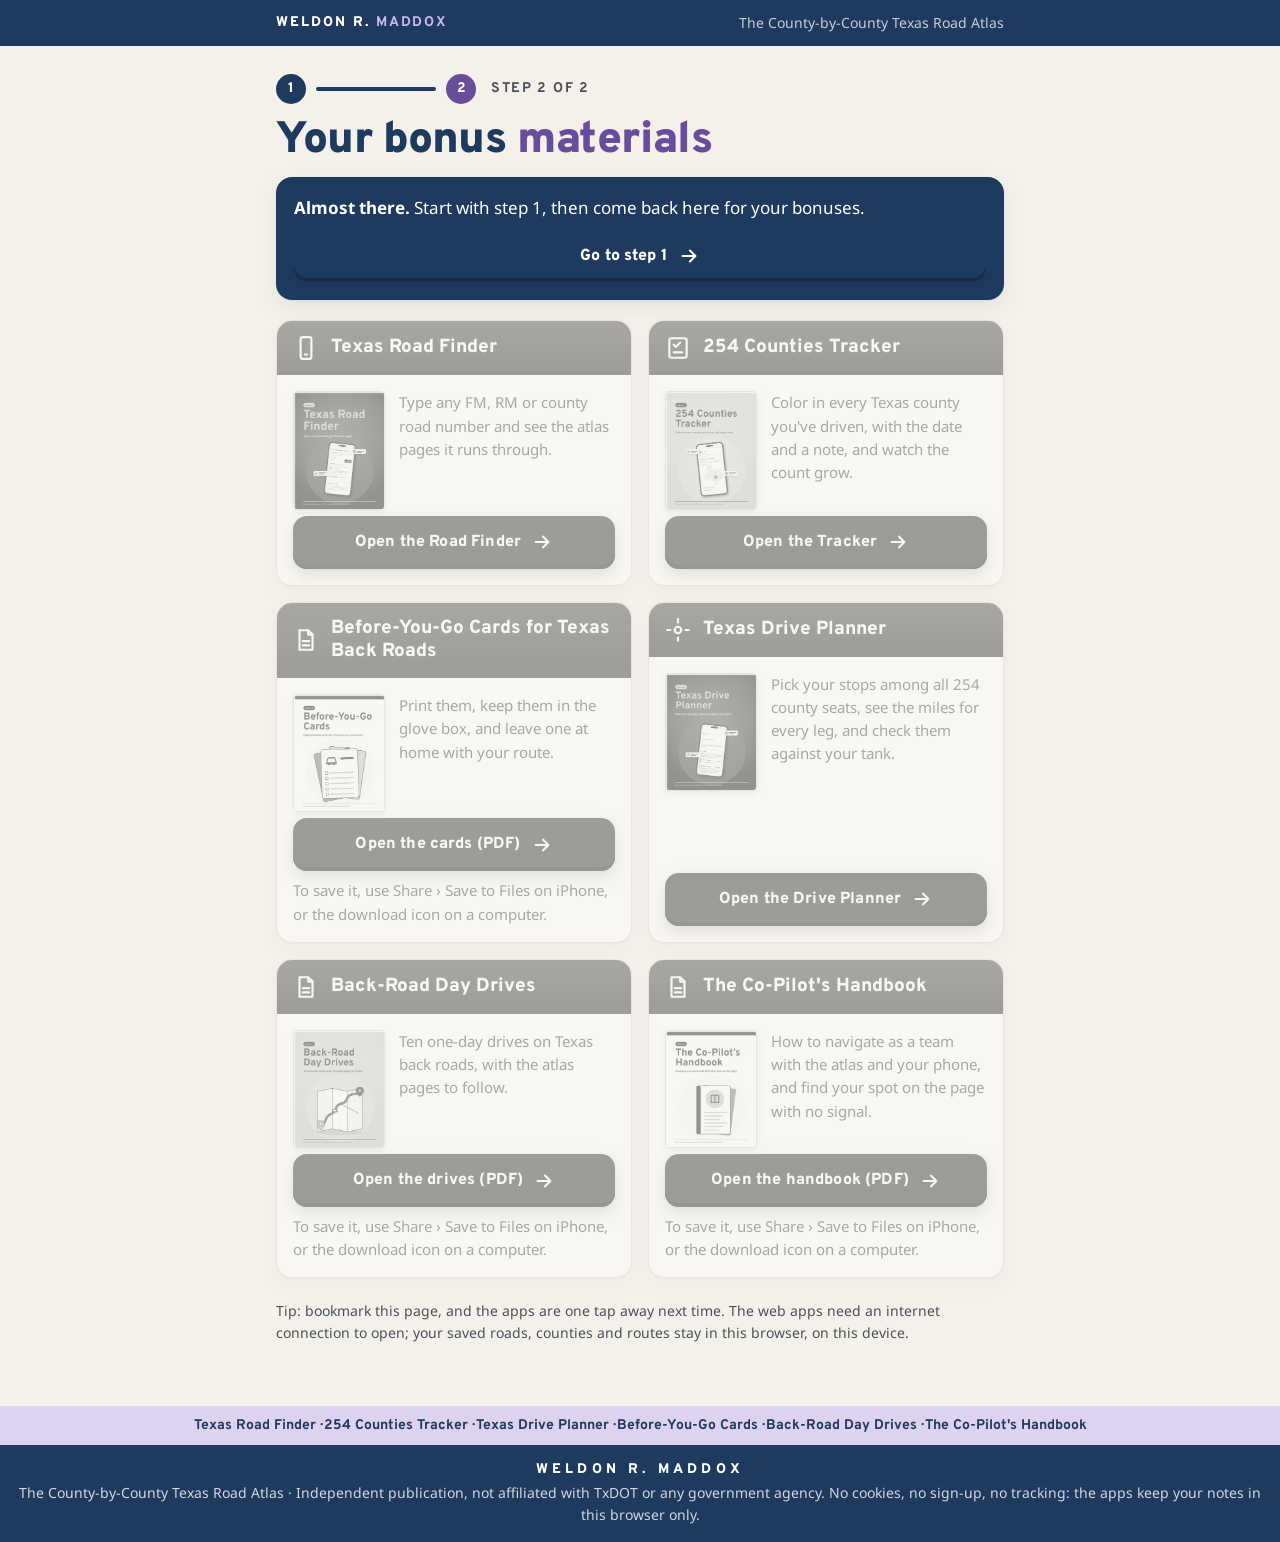
<file: bonus.html>
<!doctype html><html lang="en"><head><meta charset="utf-8"><meta name="viewport" content="width=device-width,initial-scale=1">
<title>Step 2 · Your bonus materials</title><meta name="description" content="Bonus materials for the book The County-by-County Texas Road Atlas by Weldon R. Maddox.">
<meta property="og:title" content="The County-by-County Texas Road Atlas: bonus materials"><meta property="og:url" content="https://weldonmaddox.github.io/texas/bonus.html"><meta property="og:image" content="https://weldonmaddox.github.io/texas/img/bonus-extras.png">
<link rel="icon" href="data:image/svg+xml,%3Csvg xmlns='http://www.w3.org/2000/svg' viewBox='0 0 32 32'%3E%3Cpath d='M16 2l12 7v14l-12 7-12-7V9z' fill='%236A4C9C'/%3E%3C/svg%3E">
<link rel="stylesheet" href="style.css"></head><body>
<div class="topbar"><div class="in"><span class="brand">Weldon R. <b>Maddox</b></span><span class="book">The County-by-County Texas Road Atlas</span></div></div>
<main><div class="steps"><span class="dot done">1</span><span class="bar done"></span><span class="dot on">2</span><span class="step-label">&nbsp;Step 2 of 2</span></div>
<h1>Your bonus <em>materials</em></h1>
<div class="lockbox" id="lock"><p><b>Almost there.</b> Start with step 1, then come back here for your bonuses.</p>
<a class="btn small" href="review.html">Go to step 1 <svg viewBox="0 0 24 24"><path d="M5 12h14M13 6l6 6-6 6"/></svg></a></div>
<div class="panel nudge" id="nudge"><p style="margin:0 0 4px"><b>Sure you left your review?</b> If you have not posted it yet, it takes two minutes and helps other drivers find this atlas. Good or bad, your honest opinion counts.</p>
<a class="btn shine small" href="https://www.amazon.com/review/create-review?asin=ASIN-PLACEHOLDER" target="_blank" rel="noopener"><span class="star">★</span> Write my review now</a></div>
<div class="cards" id="items">
<div class="card"><div class="head"><svg viewBox="0 0 24 24"><rect x="7" y="2" width="10" height="20" rx="2"/><path d="M11 18h2"/></svg><h2>Texas Road Finder</h2></div><div class="body"><div class="row"><img class="thumb" src="img/cover-bonus-1.jpg" width="92" height="119" alt="Cover of the Texas Road Finder bonus" loading="lazy"><p>Type any FM, RM or county road number and see the atlas pages it runs through.</p></div><a class="btn small" href="texas-road-finder.html">Open the Road Finder <svg viewBox="0 0 24 24"><path d="M5 12h14M13 6l6 6-6 6"/></svg></a></div></div>
<div class="card"><div class="head"><svg viewBox="0 0 24 24"><rect x="4" y="3" width="16" height="18" rx="2"/><path d="M8 9l2 2 4-4M8 16h8"/></svg><h2>254 Counties Tracker</h2></div><div class="body"><div class="row"><img class="thumb" src="img/cover-bonus-2.jpg" width="92" height="119" alt="Cover of the 254 Counties Tracker bonus" loading="lazy"><p>Color in every Texas county you&#x27;ve driven, with the date and a note, and watch the count grow.</p></div><a class="btn small" href="254-counties-tracker.html">Open the Tracker <svg viewBox="0 0 24 24"><path d="M5 12h14M13 6l6 6-6 6"/></svg></a></div></div>
<div class="card"><div class="head"><svg viewBox="0 0 24 24"><path d="M14 3H6v18h12V7z"/><path d="M14 3v4h4M9 13h6M9 17h6"/></svg><h2>Before-You-Go Cards for Texas Back Roads</h2></div><div class="body"><div class="row"><img class="thumb" src="img/cover-bonus-3.jpg" width="92" height="119" alt="Cover of the Before-You-Go Cards bonus" loading="lazy"><p>Print them, keep them in the glove box, and leave one at home with your route.</p></div><a class="btn small" href="before-you-go-cards.pdf" target="_blank" rel="noopener">Open the cards (PDF) <svg viewBox="0 0 24 24"><path d="M5 12h14M13 6l6 6-6 6"/></svg></a><p class="save-hint">To save it, use Share › Save to Files on iPhone, or the download icon on a computer.</p></div></div>
<div class="card"><div class="head"><svg viewBox="0 0 24 24"><circle cx="12" cy="12" r="3"/><path d="M12 2v3M12 19v3M2 12h3M19 12h3"/></svg><h2>Texas Drive Planner</h2></div><div class="body"><div class="row"><img class="thumb" src="img/cover-extra-1.jpg" width="92" height="119" alt="Cover of the Texas Drive Planner bonus" loading="lazy"><p>Pick your stops among all 254 county seats, see the miles for every leg, and check them against your tank.</p></div><a class="btn small" href="texas-drive-planner.html">Open the Drive Planner <svg viewBox="0 0 24 24"><path d="M5 12h14M13 6l6 6-6 6"/></svg></a></div></div>
<div class="card"><div class="head"><svg viewBox="0 0 24 24"><path d="M14 3H6v18h12V7z"/><path d="M14 3v4h4M9 13h6M9 17h6"/></svg><h2>Back-Road Day Drives</h2></div><div class="body"><div class="row"><img class="thumb" src="img/cover-extra-2.jpg" width="92" height="119" alt="Cover of the Back-Road Day Drives bonus" loading="lazy"><p>Ten one-day drives on Texas back roads, with the atlas pages to follow.</p></div><a class="btn small" href="back-road-day-drives.pdf" target="_blank" rel="noopener">Open the drives (PDF) <svg viewBox="0 0 24 24"><path d="M5 12h14M13 6l6 6-6 6"/></svg></a><p class="save-hint">To save it, use Share › Save to Files on iPhone, or the download icon on a computer.</p></div></div>
<div class="card"><div class="head"><svg viewBox="0 0 24 24"><path d="M14 3H6v18h12V7z"/><path d="M14 3v4h4M9 13h6M9 17h6"/></svg><h2>The Co-Pilot&#x27;s Handbook</h2></div><div class="body"><div class="row"><img class="thumb" src="img/cover-extra-3.jpg" width="92" height="119" alt="Cover of The Co-Pilot&#x27;s Handbook bonus" loading="lazy"><p>How to navigate as a team with the atlas and your phone, and find your spot on the page with no signal.</p></div><a class="btn small" href="the-co-pilots-handbook.pdf" target="_blank" rel="noopener">Open the handbook (PDF) <svg viewBox="0 0 24 24"><path d="M5 12h14M13 6l6 6-6 6"/></svg></a><p class="save-hint">To save it, use Share › Save to Files on iPhone, or the download icon on a computer.</p></div></div>
</div>
<p class="mute tip">Tip: bookmark this page, and the apps are one tap away next time. The web apps need an internet connection to open; your saved roads, counties and routes stay in this browser, on this device.</p>
</main>
<div class="strip">Texas Road Finder · 254 Counties Tracker · Texas Drive Planner · Before-You-Go Cards · Back-Road Day Drives · The Co-Pilot&#x27;s Handbook</div>
<footer><span class="who">WELDON R. MADDOX</span>The County-by-County Texas Road Atlas · Independent publication, not affiliated with TxDOT or any government agency. No cookies, no sign-up, no tracking: the apps keep your notes in this browser only.</footer>
<script>
(function(){var u=false;try{u=localStorage.getItem('maddox_texas_unlocked')==='1'||localStorage.getItem('maddox_texas_review_clicked')==='1'}catch(e){}
document.getElementById('items').className=u?'cards':'cards locked';document.getElementById('lock').style.display=u?'none':'block';document.getElementById('nudge').style.display=u?'block':'none';})();
</script></body></html>
</file>
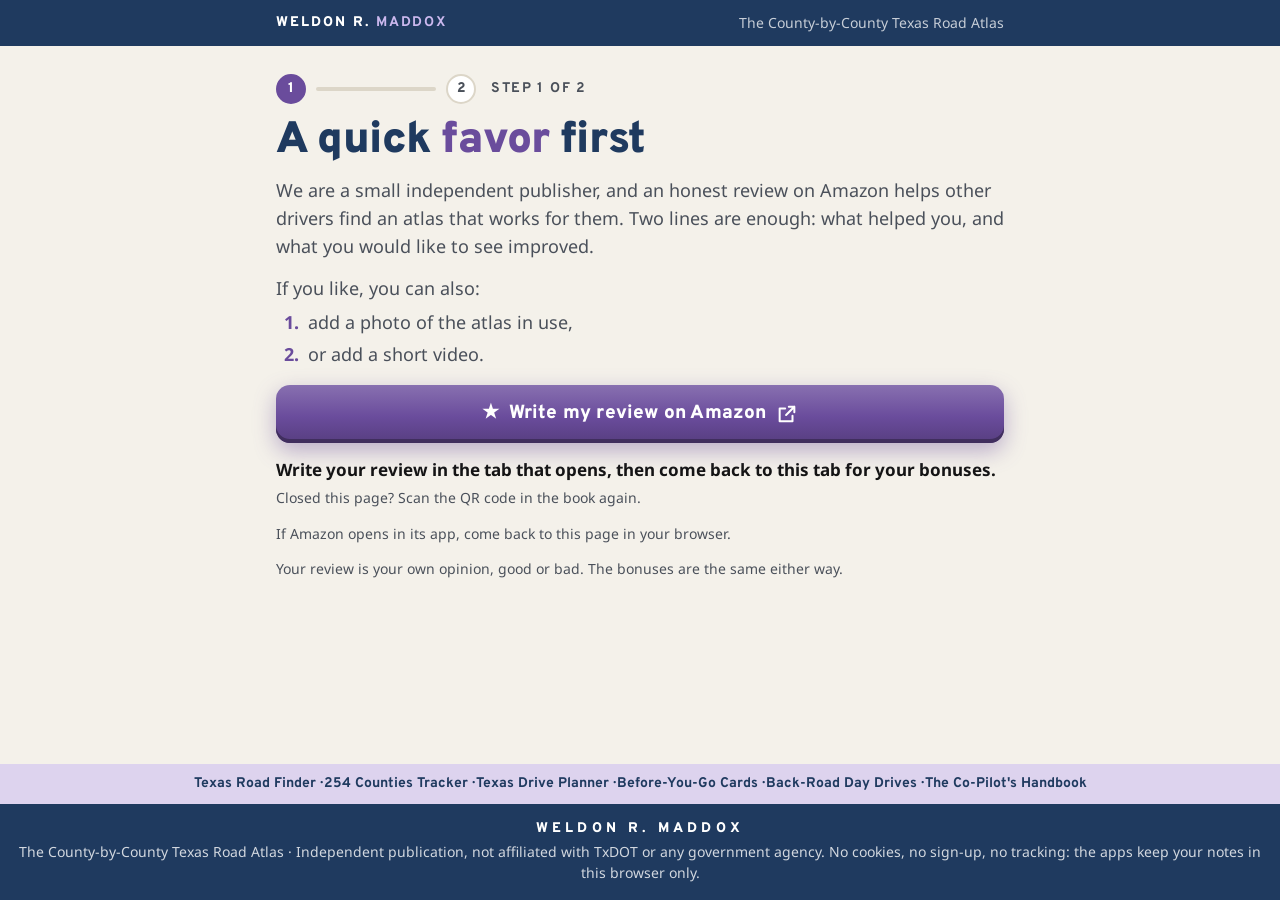
<file: review.html>
<!doctype html><html lang="en"><head><meta charset="utf-8"><meta name="viewport" content="width=device-width,initial-scale=1">
<title>Step 1 · Bonus materials</title><meta name="description" content="Bonus materials for the book The County-by-County Texas Road Atlas by Weldon R. Maddox.">
<meta property="og:title" content="The County-by-County Texas Road Atlas: bonus materials"><meta property="og:url" content="https://weldonmaddox.github.io/texas/review.html"><meta property="og:image" content="https://weldonmaddox.github.io/texas/img/bonus-extras.png">
<link rel="icon" href="data:image/svg+xml,%3Csvg xmlns='http://www.w3.org/2000/svg' viewBox='0 0 32 32'%3E%3Cpath d='M16 2l12 7v14l-12 7-12-7V9z' fill='%236A4C9C'/%3E%3C/svg%3E">
<link rel="stylesheet" href="style.css"></head><body>
<div class="topbar"><div class="in"><span class="brand">Weldon R. <b>Maddox</b></span><span class="book">The County-by-County Texas Road Atlas</span></div></div>
<main><div class="steps"><span class="dot on">1</span><span class="bar"></span><span class="dot">2</span><span class="step-label">&nbsp;Step 1 of 2</span></div>
<h1>A quick <em>favor</em> first</h1>
<p class="lead">We are a small independent publisher, and an honest review on Amazon helps other drivers find an atlas that works for them. Two lines are enough: what helped you, and what you would like to see improved.</p>
<p class="lead" style="margin-bottom:6px">If you like, you can also:</p>
<ol class="extras-list"><li>add a photo of the atlas in use,</li><li>or add a short video.</li></ol>
<!-- REVIEW LINK: filled from site.json (asin or amazon_review_url) once the book is live -->
<a class="btn shine" id="review" href="https://www.amazon.com/review/create-review?asin=ASIN-PLACEHOLDER" target="_blank" rel="noopener"><span class="star">★</span> Write my review on Amazon <svg viewBox="0 0 24 24"><path d="M14 4h6v6M20 4l-9 9M18 14v6H4V6h6"/></svg></a>
<p class="next"><b>Write your review in the tab that opens, then come back to this tab for your bonuses.</b></p>
<p class="mute small">Closed this page? Scan the QR code in the book again.</p>
<p class="mute small">If Amazon opens in its app, come back to this page in your browser.</p>
<div class="reveal" id="after">
<div class="panel" style="margin-top:6px">
<p style="margin-bottom:4px"><b>Done?</b> Come back here once your review is posted.</p>
<a class="btn" href="bonus.html" id="done">I've left my review <svg viewBox="0 0 24 24"><path d="M5 12h14M13 6l6 6-6 6"/></svg></a>
</div>
</div>
<p class="mute">Your review is your own opinion, good or bad. The bonuses are the same either way.</p>

</main>
<div class="strip">Texas Road Finder · 254 Counties Tracker · Texas Drive Planner · Before-You-Go Cards · Back-Road Day Drives · The Co-Pilot&#x27;s Handbook</div>
<footer><span class="who">WELDON R. MADDOX</span>The County-by-County Texas Road Atlas · Independent publication, not affiliated with TxDOT or any government agency. No cookies, no sign-up, no tracking: the apps keep your notes in this browser only.</footer>
<script>
(function(){var K='maddox_texas_review_clicked',a=document.getElementById('after');
function show(){a.className='reveal show'}
try{if(localStorage.getItem(K)==='1')show()}catch(e){}
document.getElementById('review').addEventListener('click',function(){try{localStorage.setItem(K,'1')}catch(e){}setTimeout(show,1200)});
var m=document.getElementById('mail');if(m){var e=m.getAttribute('data-u')+String.fromCharCode(64)+m.getAttribute('data-d');var l=document.createElement('a');l.href='mailto:'+e;l.textContent=e;m.appendChild(l)}
document.getElementById('done').addEventListener('click',function(){try{localStorage.setItem('maddox_texas_unlocked','1')}catch(e){}});
})();
</script></body></html>
</file>
<file: style.css>
/* Colors are filled from site.json (colors) by fill_site.py. Edit the :root block values there, not below. */
/* Texas copy (23-11-2026): fonts served from this site (OFL, licences in fonts/), no third-party requests.
   Provisional style from the phase 14 mood; restyle after the cover (phase 15). */
@font-face{font-family:Overpass;font-style:normal;font-weight:600;font-display:swap;src:url(fonts/overpass-latin-600-normal.woff2) format('woff2')}
@font-face{font-family:Overpass;font-style:normal;font-weight:700;font-display:swap;src:url(fonts/overpass-latin-700-normal.woff2) format('woff2')}
@font-face{font-family:Overpass;font-style:normal;font-weight:800;font-display:swap;src:url(fonts/overpass-latin-800-normal.woff2) format('woff2')}
@font-face{font-family:Overpass;font-style:normal;font-weight:900;font-display:swap;src:url(fonts/overpass-latin-900-normal.woff2) format('woff2')}
@font-face{font-family:'Noto Sans';font-style:normal;font-weight:400;font-display:swap;src:url(fonts/noto-sans-latin-400-normal.woff2) format('woff2')}
@font-face{font-family:'Noto Sans';font-style:normal;font-weight:600;font-display:swap;src:url(fonts/noto-sans-latin-600-normal.woff2) format('woff2')}
@font-face{font-family:'Noto Sans';font-style:normal;font-weight:700;font-display:swap;src:url(fonts/noto-sans-latin-700-normal.woff2) format('woff2')}

:root{
  --paper:#F4F1EA; --grid:rgba(31,58,95,.07);
  --navy:#1F3A5F; --ink:#151515; --ink-2:#4A505A;
  --orange:#6A4C9C; --orange-dk:#573E80; --orange-lt:#8870B0; --orange-deep:#402E5E;
  --cobalt:#1F3A5F; --cobalt-dk:#182D4A; --cobalt-lt:#3A5272;
  --yellow:#DDD3EE; --card:#FFFFFF; --line:#DCD6C8; --card-soft:#FAF8F3;
  --navy-rgb:31,58,95; --orange-rgb:106,76,156; --cobalt-rgb:31,58,95;
  --radius:16px; --shadow:0 1px 2px rgba(31,58,95,.06),0 8px 24px rgba(31,58,95,.08);
}
*{box-sizing:border-box}
html{-webkit-text-size-adjust:100%}
body{margin:0;color:var(--ink);font:17px/1.55 "Noto Sans",-apple-system,"Segoe UI",Roboto,Helvetica,Arial,sans-serif;
  background-color:var(--paper);}
/* Texas copy: plain cream paper, no graph-paper grid (Filippo 23-11-2026) */
h1,h2,h3,.brand,.btn,.step-label{font-family:Overpass,"Noto Sans",sans-serif}
a{color:var(--cobalt)}

/* top bar */
.topbar{background:var(--navy);color:#fff}
.topbar .in{max-width:760px;margin:0 auto;padding:12px 16px;display:flex;align-items:center;gap:10px}
.brand{font-weight:800;font-size:14px;letter-spacing:.14em;text-transform:uppercase}
.brand b{color:var(--orange)}
.topbar .book{margin-left:auto;font-size:13px;opacity:.75;text-align:right}

main{max-width:760px;margin:0 auto;padding:28px 16px 48px}
.kick{display:inline-block;font:800 12px/1 Overpass,sans-serif;letter-spacing:.14em;text-transform:uppercase;color:#fff;background:var(--orange);padding:7px 10px;border-radius:6px}
h1{font-weight:900;font-size:clamp(30px,6vw,44px);line-height:1.08;letter-spacing:-.01em;margin:14px 0 12px;color:var(--navy)}
h1 em{font-style:normal;color:var(--orange)}
h2{font-weight:800;font-size:21px;line-height:1.25;margin:0 0 6px;color:var(--navy)}
p{margin:0 0 14px}
.lead{font-size:18px;color:var(--ink-2)}
.mute{color:var(--ink-2);font-size:14px}

/* hero */
.hero{display:grid;gap:24px;align-items:center}
@media(min-width:720px){.hero{grid-template-columns:240px 1fr}}
.cover{width:100%;max-width:240px;margin:0 auto;display:block;border-radius:6px;
  box-shadow:0 2px 4px rgba(0,0,0,.15),0 18px 40px rgba(var(--navy-rgb),.28);transform:rotate(-2deg)}

/* panels */
.panel{background:var(--card);border:1px solid var(--line);border-radius:var(--radius);box-shadow:var(--shadow);padding:20px;margin:22px 0}
.list{list-style:none;margin:0;padding:0;display:grid;gap:12px}
.list li{display:flex;gap:12px;align-items:flex-start}
.ico{flex:none;width:40px;height:40px;border-radius:10px;background:var(--cobalt);display:grid;place-items:center;
  box-shadow:inset 0 -3px 0 var(--cobalt-dk),0 2px 6px rgba(var(--cobalt-rgb),.3)}
.ico svg{width:22px;height:22px;stroke:#fff;fill:none;stroke-width:2;stroke-linecap:round;stroke-linejoin:round}
.list b{display:block;color:var(--navy)}
.list span{font-size:15px;color:var(--ink-2)}

/* steps */
.steps{display:flex;align-items:center;gap:10px;margin:0 0 6px}
.dot{width:30px;height:30px;border-radius:50%;display:grid;place-items:center;font:800 14px Overpass,sans-serif;background:#fff;border:2px solid var(--line);color:var(--ink-2)}
.dot.on{background:var(--orange);border-color:var(--orange);color:#fff}
.dot.done{background:var(--cobalt);border-color:var(--cobalt);color:#fff}
.bar{flex:1;height:4px;border-radius:4px;background:var(--line);max-width:120px}
.bar.done{background:var(--cobalt)}
.step-label{font-weight:700;font-size:13px;letter-spacing:.1em;text-transform:uppercase;color:var(--ink-2)}

/* buttons */
.btn{display:flex;align-items:center;justify-content:center;gap:10px;width:100%;min-height:58px;padding:14px 20px;margin:12px 0;
  border:0;border-radius:14px;font-weight:800;font-size:18px;letter-spacing:.01em;text-decoration:none;cursor:pointer;
  color:#fff;background:var(--cobalt);box-shadow:inset 0 -4px 0 var(--cobalt-dk),0 6px 16px rgba(var(--cobalt-rgb),.28);transition:transform .15s,box-shadow .15s}
.btn:hover{transform:translateY(-1px)}
.btn:active{transform:translateY(2px);box-shadow:inset 0 -2px 0 var(--cobalt-dk),0 2px 8px rgba(var(--cobalt-rgb),.25)}
.btn:focus-visible{outline:3px solid var(--yellow);outline-offset:3px}
.btn.ghost{background:#fff;color:var(--navy);box-shadow:inset 0 0 0 2px var(--navy)}
.btn.small{min-height:50px;font-size:16px;margin:8px 0 0}
.btn svg{width:22px;height:22px;stroke:currentColor;fill:none;stroke-width:2.2;stroke-linecap:round;stroke-linejoin:round}

/* the shiny review button */
.btn.shine{position:relative;overflow:hidden;font-size:19px;color:#fff;
  background:linear-gradient(180deg,var(--orange-lt) 0%,var(--orange) 55%,var(--orange-dk) 100%);
  box-shadow:inset 0 -4px 0 var(--orange-deep),0 8px 22px rgba(var(--orange-rgb),.42);
  animation:float 2.6s ease-in-out infinite}
.btn.shine::after{content:"";position:absolute;top:-60%;left:-40%;width:35%;height:220%;
  background:linear-gradient(90deg,transparent,rgba(255,255,255,.75),transparent);transform:rotate(20deg);
  animation:sweep 2.8s ease-in-out infinite}
.btn.shine .star{display:inline-block;animation:twinkle 1.4s ease-in-out infinite}
@keyframes sweep{0%{left:-45%}55%,100%{left:130%}}
@keyframes float{0%,100%{transform:translateY(0) scale(1)}50%{transform:translateY(-3px) scale(1.02)}}
@keyframes twinkle{0%,100%{opacity:1;transform:scale(1)}50%{opacity:.55;transform:scale(.8)}}

.reveal{display:none}
.reveal.show{display:block;animation:pop .45s ease-out}
@keyframes pop{from{opacity:0;transform:translateY(8px)}to{opacity:1;transform:none}}

/* bonus cards */
.cards{display:grid;gap:16px}
@media(min-width:720px){.cards{grid-template-columns:1fr 1fr}}
.card{background:#fff;border:1px solid var(--line);border-radius:var(--radius);box-shadow:var(--shadow);overflow:hidden;display:flex;flex-direction:column}
.card .head{background:linear-gradient(180deg,var(--cobalt-lt),var(--cobalt));color:#fff;padding:14px 16px;display:flex;gap:12px;align-items:center}
.card .head svg{width:26px;height:26px;stroke:#fff;fill:none;stroke-width:2;stroke-linecap:round;stroke-linejoin:round;flex:none}
.card .head h2{color:#fff;margin:0;font-size:19px}
.card .body{padding:16px;display:flex;flex-direction:column;flex:1}
.card .body p{font-size:15px;color:var(--ink-2)}
.card .body .btn{margin-top:auto}
.card.wide{grid-column:1/-1}
.files{display:grid;gap:8px}
@media(min-width:720px){.files{grid-template-columns:1fr 1fr}}
.file{display:flex;align-items:center;gap:10px;min-height:52px;padding:10px 14px;border:1px solid var(--line);border-radius:12px;text-decoration:none;color:var(--navy);font-weight:600;background:var(--card-soft)}
.file:hover{border-color:var(--cobalt)}
.file svg{width:20px;height:20px;stroke:var(--orange);fill:none;stroke-width:2;flex:none}
.locked .card{filter:grayscale(1);opacity:.45;pointer-events:none}
.lockbox{background:var(--navy);color:#fff;border-radius:var(--radius);padding:18px;margin:0 0 20px;box-shadow:var(--shadow)}
.lockbox p{margin:0 0 6px;color:#fff}

/* bottom strip like the cover */
.strip{background:var(--yellow);color:var(--navy);font:700 14px/1.4 Overpass,sans-serif;text-align:center;padding:10px 16px}
footer{background:var(--navy);color:rgba(255,255,255,.8);font-size:13px;text-align:center;padding:16px}
footer .who{font:800 12px Overpass,sans-serif;letter-spacing:.3em;color:#fff;display:block;margin-bottom:4px}

@media(prefers-reduced-motion:reduce){
  .btn.shine,.btn.shine::after,.btn.shine .star,.reveal.show{animation:none}
}
body{min-height:100vh;display:flex;flex-direction:column}
main{flex:1;width:100%}
@media(max-width:420px){.btn.shine{font-size:17px;padding:14px 14px}}
.nudge{border-left:5px solid var(--orange)}
.nudge .btn.small{margin-top:10px}

.next{margin:14px 0 4px}
.small{font-size:.85em}

/* Texas copy additions */
.cover.stack{max-width:400px;box-shadow:none;transform:none;border-radius:0;filter:drop-shadow(0 4px 8px rgba(var(--navy-rgb),.22))}
@media(min-width:720px){.hero{grid-template-columns:340px 1fr}}
.card .row{display:flex;gap:14px;align-items:flex-start;margin-bottom:6px}
.card .row p{margin:0}
.thumb{flex:none;width:92px;height:auto;border-radius:4px;border:1px solid var(--line);box-shadow:0 2px 6px rgba(var(--navy-rgb),.15)}
.brand b{color:#CBB8EE}
.tip{margin-top:22px}
@media(max-width:480px){.topbar .book{font-size:12px;max-width:52%}}
.extras-list{margin:0 0 16px;padding-left:28px;font-size:18px;color:var(--ink-2)}
.extras-list li{margin:0 0 4px;padding-left:4px}
.extras-list li::marker{font-weight:800;color:var(--orange)}
/* C5 (23-11-2026): no text under 14 px for readers over 55 */
.small{font-size:14px}
footer{font-size:14px}
.step-label{font-size:14px}
.kick{font-size:14px}
.topbar .book{font-size:14px}
@media(max-width:480px){.topbar .book{font-size:14px}}
.save-hint{font-size:14px;color:var(--ink-2);margin:8px 0 0}
footer .who{font-size:14px}
</file>
